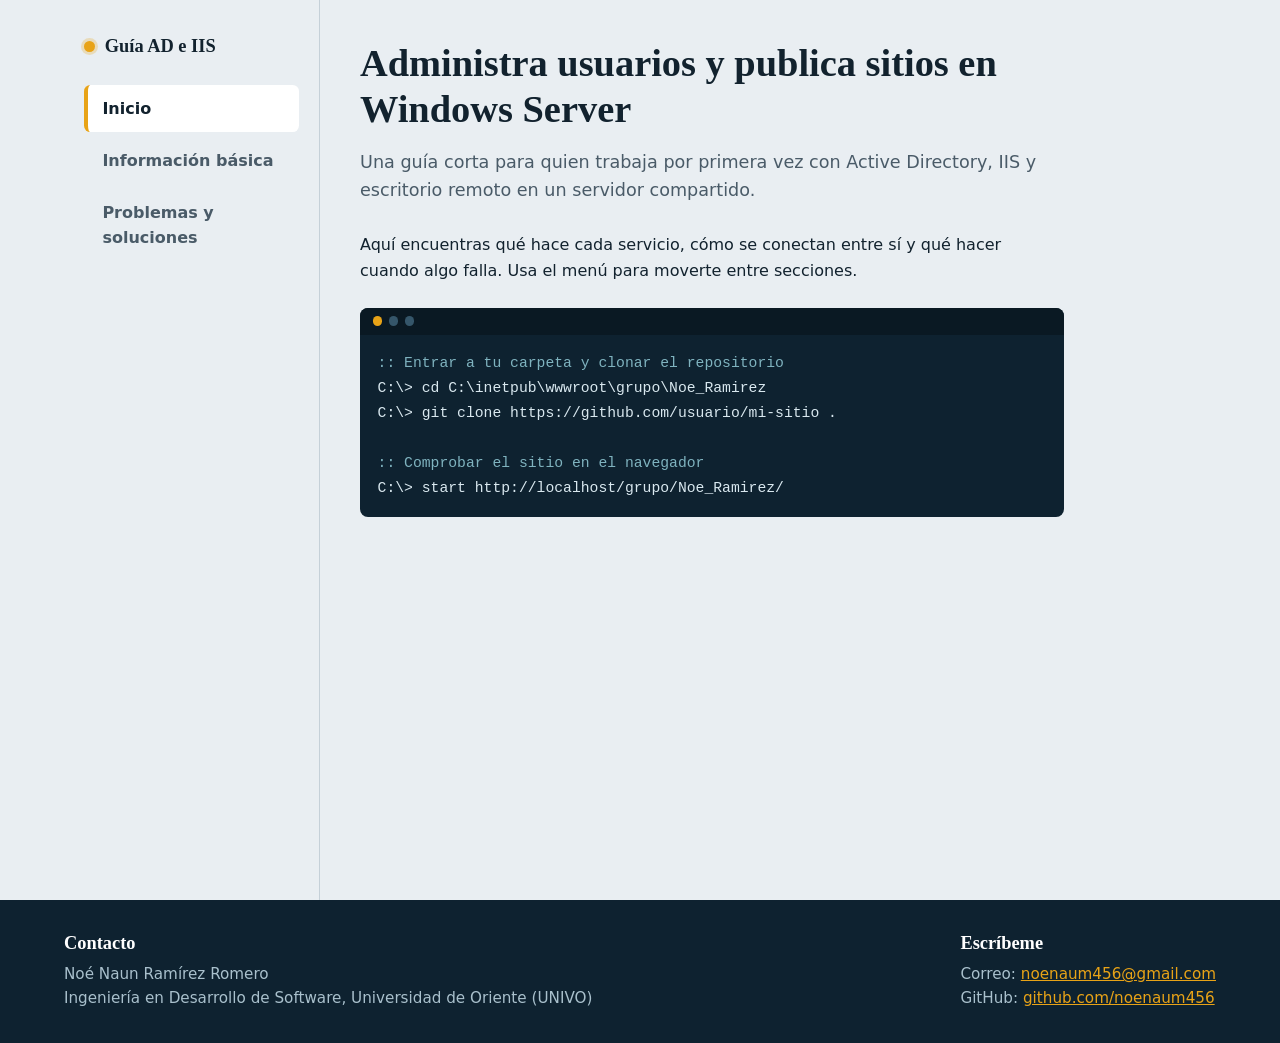
<file: Pagina ASO/index.html>
<!DOCTYPE html>
<html lang="es">
<head>
<meta charset="UTF-8">
<meta name="viewport" content="width=device-width, initial-scale=1">
<title>Active Directory e IIS: guía práctica</title>
<style>
:root{
  --paper:#e9eef2; --panel:#ffffff; --ink:#12222e; --muted:#4a5b68;
  --teal:#1c6b73; --led:#e8a317; --line:#c5d0d8; --term:#0e2230;
}
*{box-sizing:border-box;margin:0;padding:0}
html{scroll-behavior:smooth}
body{
  font-family:"Segoe UI",system-ui,-apple-system,Arial,sans-serif;
  background:var(--paper); color:var(--ink); line-height:1.6;
  min-height:100vh; display:flex; flex-direction:column;
}
h1,h2,h3{font-family:Georgia,"Times New Roman",serif; line-height:1.2}
code,pre{font-family:Consolas,"Cascadia Mono","Courier New",monospace}
a{color:var(--teal)}

/* Controles ocultos del menú (sin JavaScript) */
.ctl{position:absolute;opacity:0;pointer-events:none}

/* Estructura */
.shell{display:grid;grid-template-columns:16rem 1fr;flex:1;max-width:72rem;width:100%;margin:0 auto}
nav{
  padding:2rem 1.25rem; border-right:1px solid var(--line);
  position:sticky; top:0; align-self:start; height:100vh;
}
.brand{font-family:Georgia,serif;font-weight:700;font-size:1.15rem;margin-bottom:1.5rem;display:flex;align-items:center;gap:.6rem}
.brand i{width:.7rem;height:.7rem;border-radius:50%;background:var(--led);box-shadow:0 0 0 3px rgba(232,163,23,.25)}
.menu{display:flex;flex-direction:column;gap:.35rem}
.menu label{
  display:block;padding:.65rem .9rem;border-radius:.4rem;cursor:pointer;
  border-left:4px solid transparent;color:var(--muted);font-weight:600;
  transition:background .15s,color .15s,border-color .15s;
}
.menu label:hover{background:rgba(28,107,115,.08);color:var(--ink)}
.burger{display:none}

/* Selección de sección */
#t1:checked ~ .shell label[for=t1],
#t2:checked ~ .shell label[for=t2],
#t3:checked ~ .shell label[for=t3]{
  background:var(--panel);color:var(--ink);border-left-color:var(--led);
}
#t1:focus-visible ~ .shell label[for=t1],
#t2:focus-visible ~ .shell label[for=t2],
#t3:focus-visible ~ .shell label[for=t3],
#burger:focus-visible ~ .shell .burger{outline:3px solid var(--teal);outline-offset:2px}

main{padding:2.5rem 2.5rem 3rem}
.panel{display:none;max-width:44rem}
#t1:checked ~ .shell #p1,
#t2:checked ~ .shell #p2,
#t3:checked ~ .shell #p3{display:block}

/* Contenido */
h1{font-size:2.4rem;margin-bottom:1rem}
h2{font-size:1.7rem;margin-bottom:1rem}
h3{font-size:1.15rem;margin-bottom:.35rem}
.lead{font-size:1.1rem;color:var(--muted);margin-bottom:1.75rem}
p+p{margin-top:.8rem}

.term{background:var(--term);color:#d9e8ef;border-radius:.5rem;overflow:hidden;margin:1.5rem 0}
.term .bar{display:flex;gap:.4rem;padding:.55rem .8rem;background:#0a1923}
.term .bar span{width:.6rem;height:.6rem;border-radius:50%;background:#35566a}
.term .bar span:first-child{background:var(--led)}
.term pre{padding:1rem 1.1rem;overflow-x:auto;font-size:.92rem;line-height:1.7}
.term .c{color:#7fb3bf}

.facts{display:grid;gap:1rem}
.fact{background:var(--panel);border-left:4px solid var(--teal);padding:1rem 1.2rem;border-radius:0 .4rem .4rem 0}
.fact p{color:var(--muted)}
.fact code{background:var(--paper);padding:.05rem .35rem;border-radius:.25rem;font-size:.9em;color:var(--ink)}

details{background:var(--panel);border:1px solid var(--line);border-radius:.5rem;margin-bottom:.8rem}
summary{cursor:pointer;padding:.95rem 1.2rem;font-weight:600;list-style:none;display:flex;justify-content:space-between;gap:1rem}
summary::-webkit-details-marker{display:none}
summary::after{content:"+";color:var(--teal);font-size:1.3rem;line-height:1}
details[open] summary::after{content:"\2212"}
summary:focus-visible{outline:3px solid var(--teal);outline-offset:-3px;border-radius:.5rem}
details[open]{border-color:var(--teal)}
details .sol{padding:0 1.2rem 1.1rem;color:var(--muted)}
details .sol strong{color:var(--ink)}
details code{background:var(--paper);padding:.05rem .35rem;border-radius:.25rem;font-size:.9em;color:var(--ink)}

/* Pie de página */
footer{background:var(--term);color:#d9e8ef;padding:2rem 1.5rem}
.foot{max-width:72rem;margin:0 auto;display:flex;flex-wrap:wrap;justify-content:space-between;gap:1.5rem}
footer h3{color:#fff;margin-bottom:.5rem}
footer p{color:#a9c0cc;font-size:.95rem}
footer a{color:var(--led)}
footer a:focus-visible{outline:3px solid var(--led);outline-offset:2px}

/* Móvil */
@media (max-width:760px){
  .shell{grid-template-columns:1fr}
  nav{position:static;height:auto;border-right:0;border-bottom:1px solid var(--line);padding:1rem 1.25rem}
  .brand{margin-bottom:0;justify-content:space-between}
  .burger{display:inline-block;cursor:pointer;font-weight:600;color:var(--teal);padding:.3rem .6rem;border:1px solid var(--teal);border-radius:.4rem}
  .menu{display:none;margin-top:1rem}
  #burger:checked ~ .shell .menu{display:flex}
  main{padding:1.75rem 1.25rem 2.5rem}
  h1{font-size:1.9rem}
}
@media (prefers-reduced-motion:reduce){*{transition:none!important;scroll-behavior:auto!important}}
</style>
</head>
<body>

<input class="ctl" type="checkbox" id="burger" aria-label="Abrir menú">
<input class="ctl" type="radio" name="s" id="t1" checked>
<input class="ctl" type="radio" name="s" id="t2">
<input class="ctl" type="radio" name="s" id="t3">

<div class="shell">
  <nav aria-label="Menú principal">
    <div class="brand"><span style="display:flex;align-items:center;gap:.6rem"><i></i>Guía AD e IIS</span>
      <label class="burger" for="burger">Menú</label>
    </div>
    <div class="menu">
      <label for="t1">Inicio</label>
      <label for="t2">Información básica</label>
      <label for="t3">Problemas y soluciones</label>
    </div>
  </nav>

  <main>
    <!-- INICIO -->
    <section class="panel" id="p1">
      <h1>Administra usuarios y publica sitios en Windows Server</h1>
      <p class="lead">Una guía corta para quien trabaja por primera vez con Active Directory, IIS y escritorio remoto en un servidor compartido.</p>
      <p>Aquí encuentras qué hace cada servicio, cómo se conectan entre sí y qué hacer cuando algo falla. Usa el menú para moverte entre secciones.</p>
      <div class="term" role="img" aria-label="Ejemplo de comandos en consola">
        <div class="bar"><span></span><span></span><span></span></div>
<pre><span class="c">:: Entrar a tu carpeta y clonar el repositorio</span>
C:\&gt; cd C:\inetpub\wwwroot\grupo\Noe_Ramirez
C:\&gt; git clone https://github.com/usuario/mi-sitio .

<span class="c">:: Comprobar el sitio en el navegador</span>
C:\&gt; start http://localhost/grupo/Noe_Ramirez/</pre>
      </div>
    </section>

    <!-- INFORMACIÓN BÁSICA -->
    <section class="panel" id="p2">
      <h2>Información básica</h2>
      <p class="lead">Cuatro piezas que debes entender para trabajar en el servidor.</p>
      <div class="facts">
        <div class="fact">
          <h3>Active Directory (AD)</h3>
          <p>Es el directorio central donde viven los usuarios, grupos y equipos de una organización. Con él, una sola cuenta sirve para entrar a varios recursos y el administrador controla los permisos desde un solo lugar.</p>
        </div>
        <div class="fact">
          <h3>Unidades organizativas y grupos</h3>
          <p>Una unidad organizativa (UO) es un contenedor que ordena objetos, por ejemplo uno por cada grupo de trabajo. Dentro de ella, un grupo permite dar los mismos permisos a todos sus miembros a la vez.</p>
        </div>
        <div class="fact">
          <h3>IIS</h3>
          <p>Internet Information Services es el servidor web de Windows. Publica las carpetas del sitio, normalmente desde <code>C:\inetpub\wwwroot</code>, y las muestra en <code>http://localhost/</code>.</p>
        </div>
        <div class="fact">
          <h3>Escritorio remoto (RDP)</h3>
          <p>Protocolo que permite usar el servidor como si estuvieras frente a él. Escucha en el puerto <code>3389</code> y se abre con <code>mstsc</code>, usando tu usuario y contraseña de AD.</p>
        </div>
        <div class="fact">
          <h3>Git y GitHub</h3>
          <p>Git guarda el historial de tu sitio. Subes el proyecto a GitHub y, desde el servidor, lo descargas con <code>git clone</code> dentro de tu carpeta.</p>
        </div>
      </div>
    </section>

    <!-- PROBLEMAS Y SOLUCIONES -->
    <section class="panel" id="p3">
      <h2>Problemas y soluciones</h2>
      <p class="lead">Abre cada pregunta para ver cómo resolverla.</p>

      <details>
        <summary>No puedo conectarme por escritorio remoto</summary>
        <div class="sol">
          <p><strong>Solución:</strong> verifica que la IP y el puerto 3389 sean correctos y que escribas el usuario completo, con el formato <code>DOMINIO\usuario</code>. Confirma que tu cuenta existe y que pertenece al grupo de tu unidad organizativa. Si el error persiste, pide a tu líder que pruebe la cuenta de nuevo.</p>
        </div>
      </details>

      <details>
        <summary>La contraseña de mi cuenta nueva es rechazada</summary>
        <div class="sol">
          <p><strong>Solución:</strong> AD exige una contraseña compleja: mínimo 8 caracteres con mayúsculas, minúsculas, números y símbolos. Si la cuenta se creó con la opción "El usuario debe cambiar la contraseña al iniciar sesión", define una nueva cuando el sistema la pida.</p>
        </div>
      </details>

      <details>
        <summary>El navegador muestra error 404 o una lista de archivos</summary>
        <div class="sol">
          <p><strong>Solución:</strong> el archivo <code>index.html</code> debe estar directamente en tu carpeta. Si <code>git clone</code> creó una subcarpeta con el nombre del repositorio, mueve el contenido a tu carpeta o agrega esa subcarpeta a la dirección.</p>
        </div>
      </details>

      <details>
        <summary>git clone falla</summary>
        <div class="sol">
          <p><strong>Solución:</strong> revisa que la URL esté completa y que el repositorio sea público. Si es privado, el servidor pedirá tus credenciales de GitHub. Asegúrate también de ejecutar el comando dentro de tu carpeta y no en la de otro grupo.</p>
        </div>
      </details>

      <details>
        <summary>Cambié el sitio y no veo los cambios</summary>
        <div class="sol">
          <p><strong>Solución:</strong> el navegador guarda una copia en caché. Recarga con <code>Ctrl + F5</code>. Si editaste el archivo en GitHub, ejecuta <code>git pull</code> en la carpeta del servidor.</p>
        </div>
      </details>
    </section>
  </main>
</div>

<footer>
  <div class="foot">
    <div>
      <h3>Contacto</h3>
      <p>Noé Naun Ramírez Romero<br>Ingeniería en Desarrollo de Software, Universidad de Oriente (UNIVO)</p>
    </div>
    <div>
      <h3>Escríbeme</h3>
      <p>Correo: <a href="mailto:noenaum456@gmail.com">noenaum456@gmail.com</a><br>
      GitHub: <a href="https://github.com/noenaum456-lgtm/Ejercicios.git">github.com/noenaum456</a></p>
    </div>
  </div>
</footer>

</body>
</html>
</file>
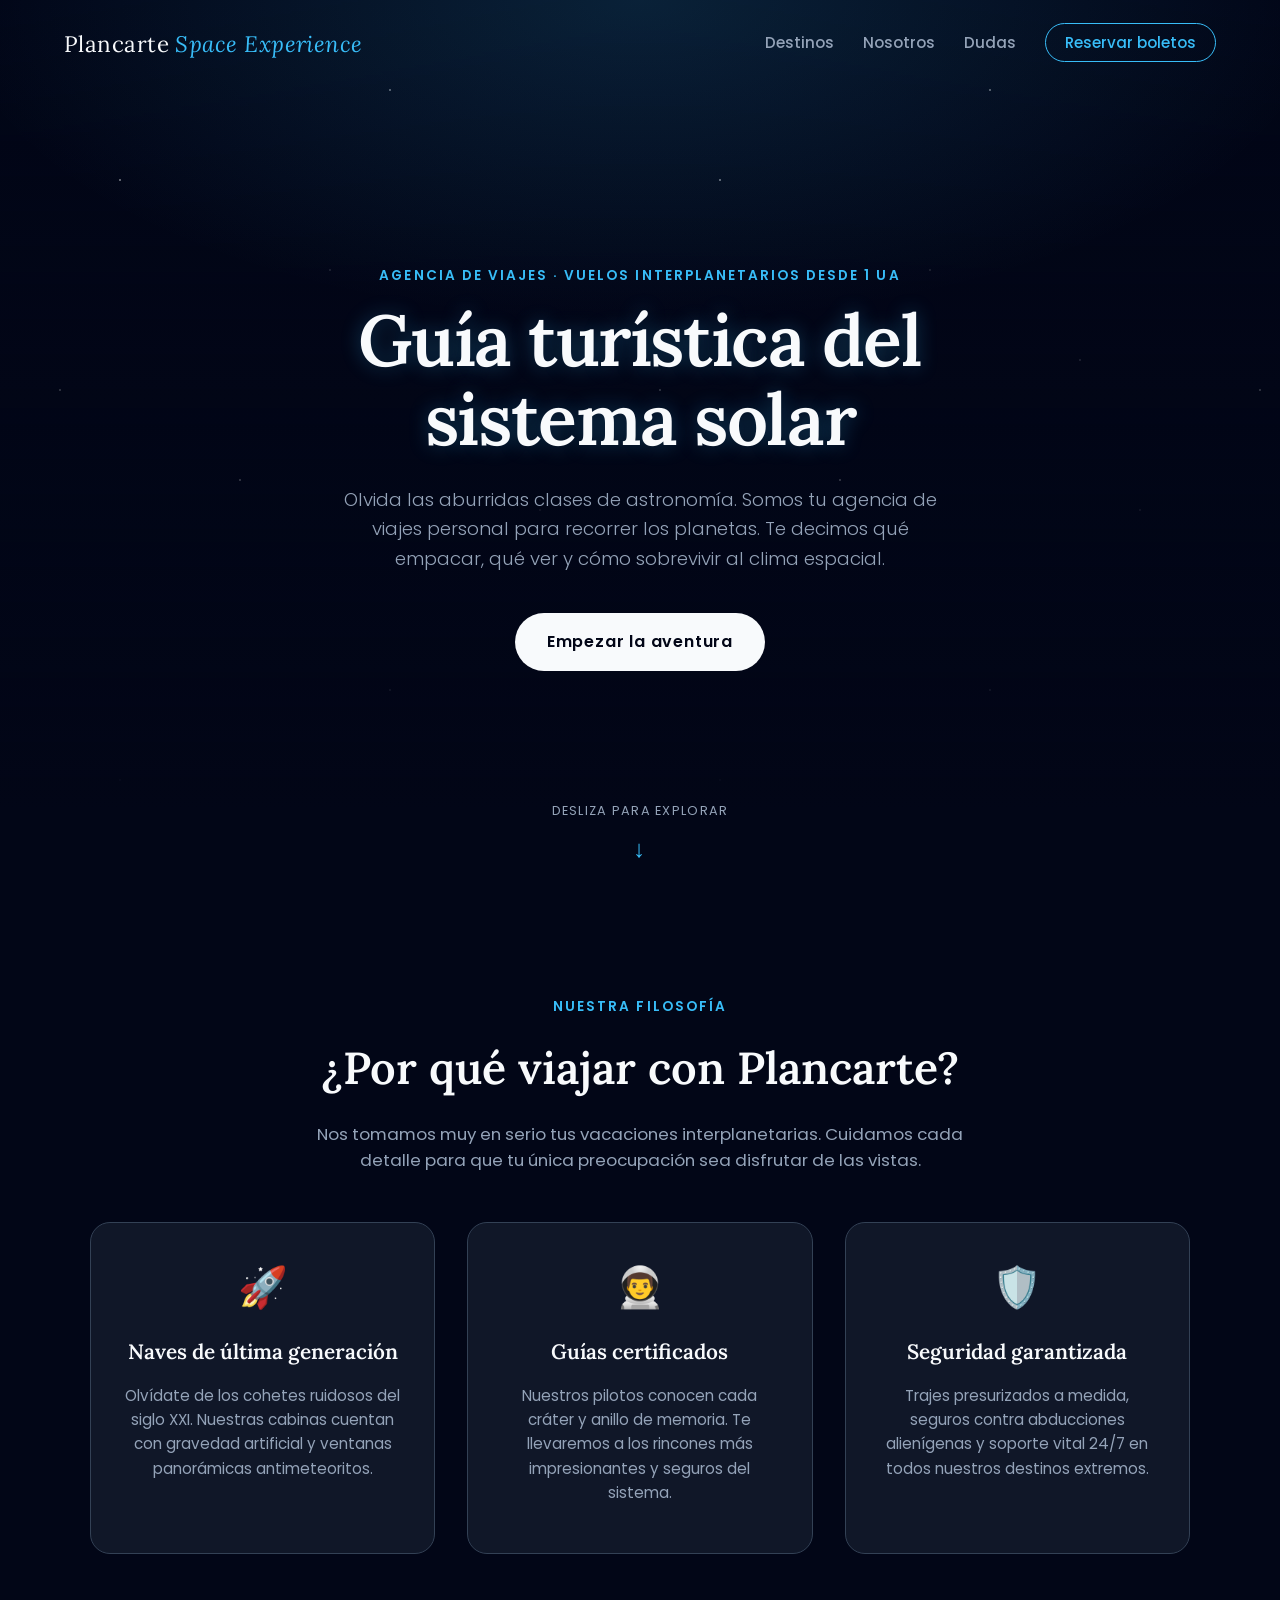
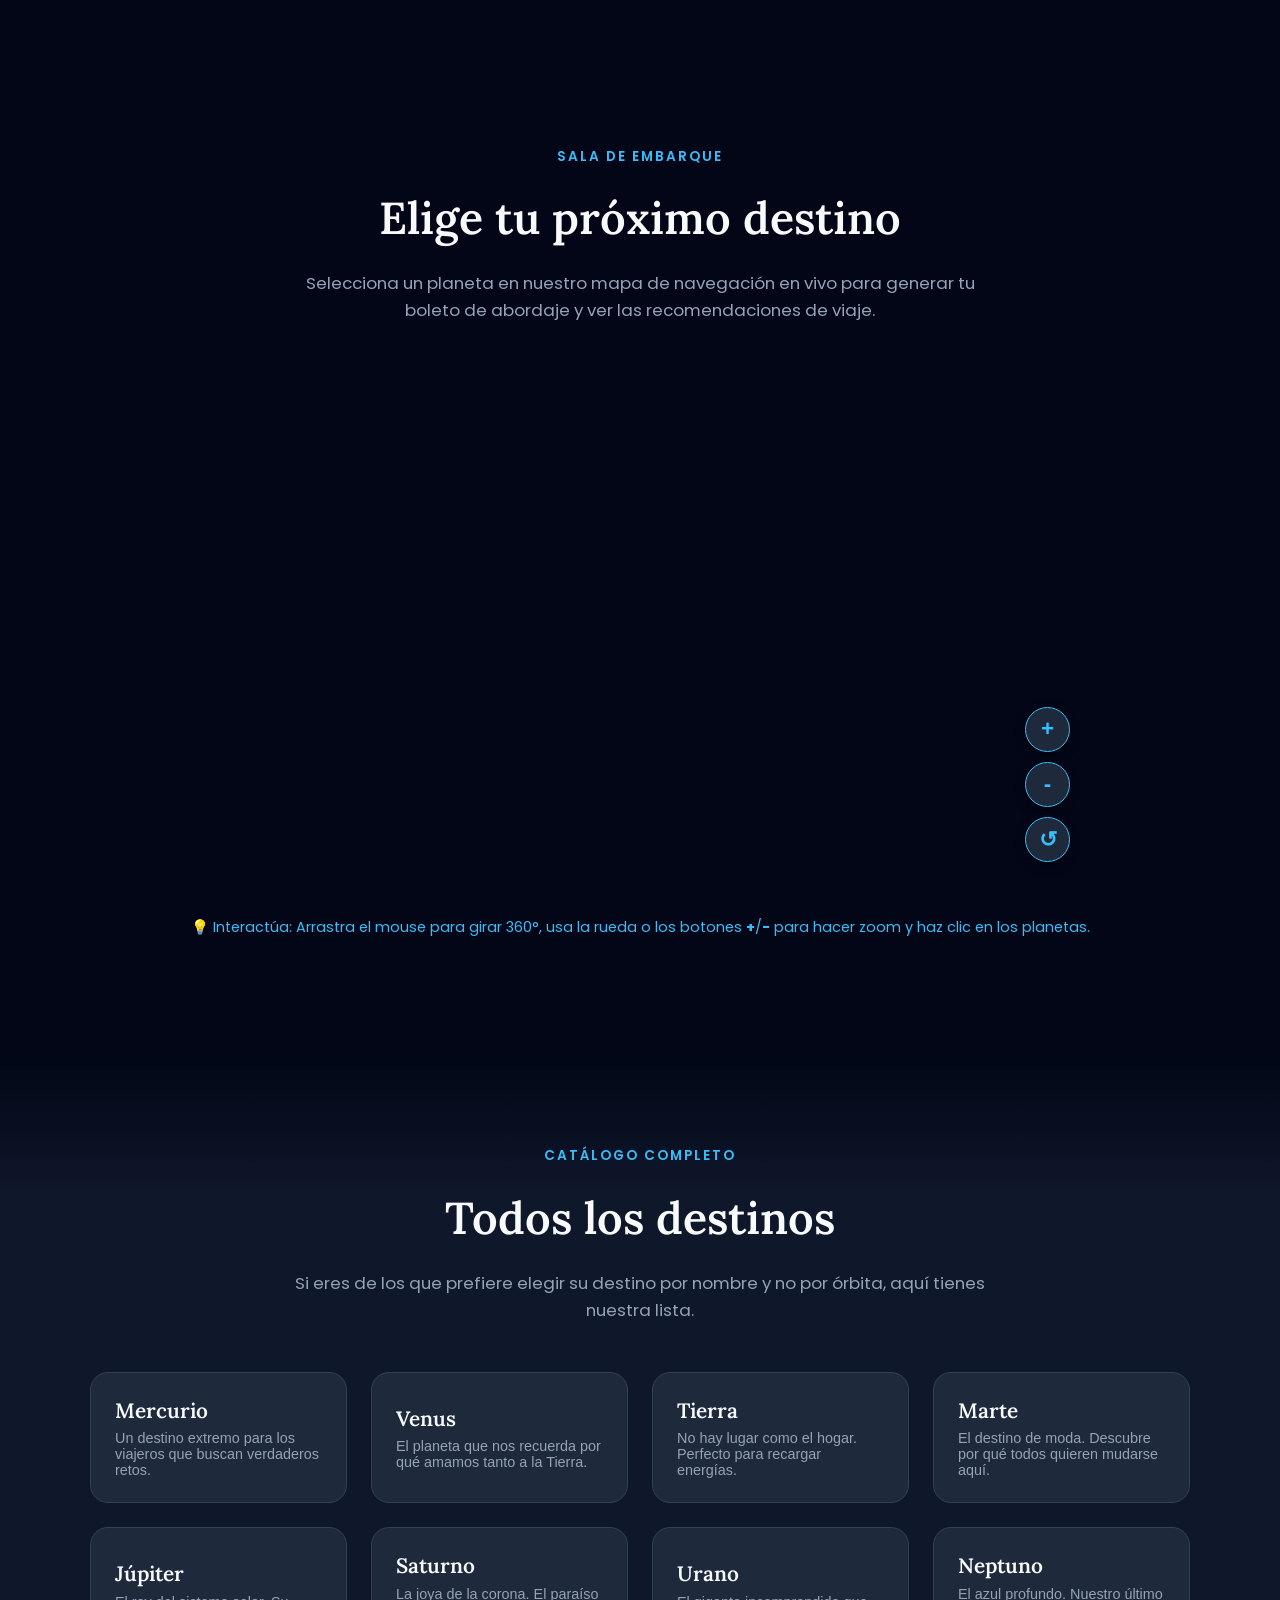
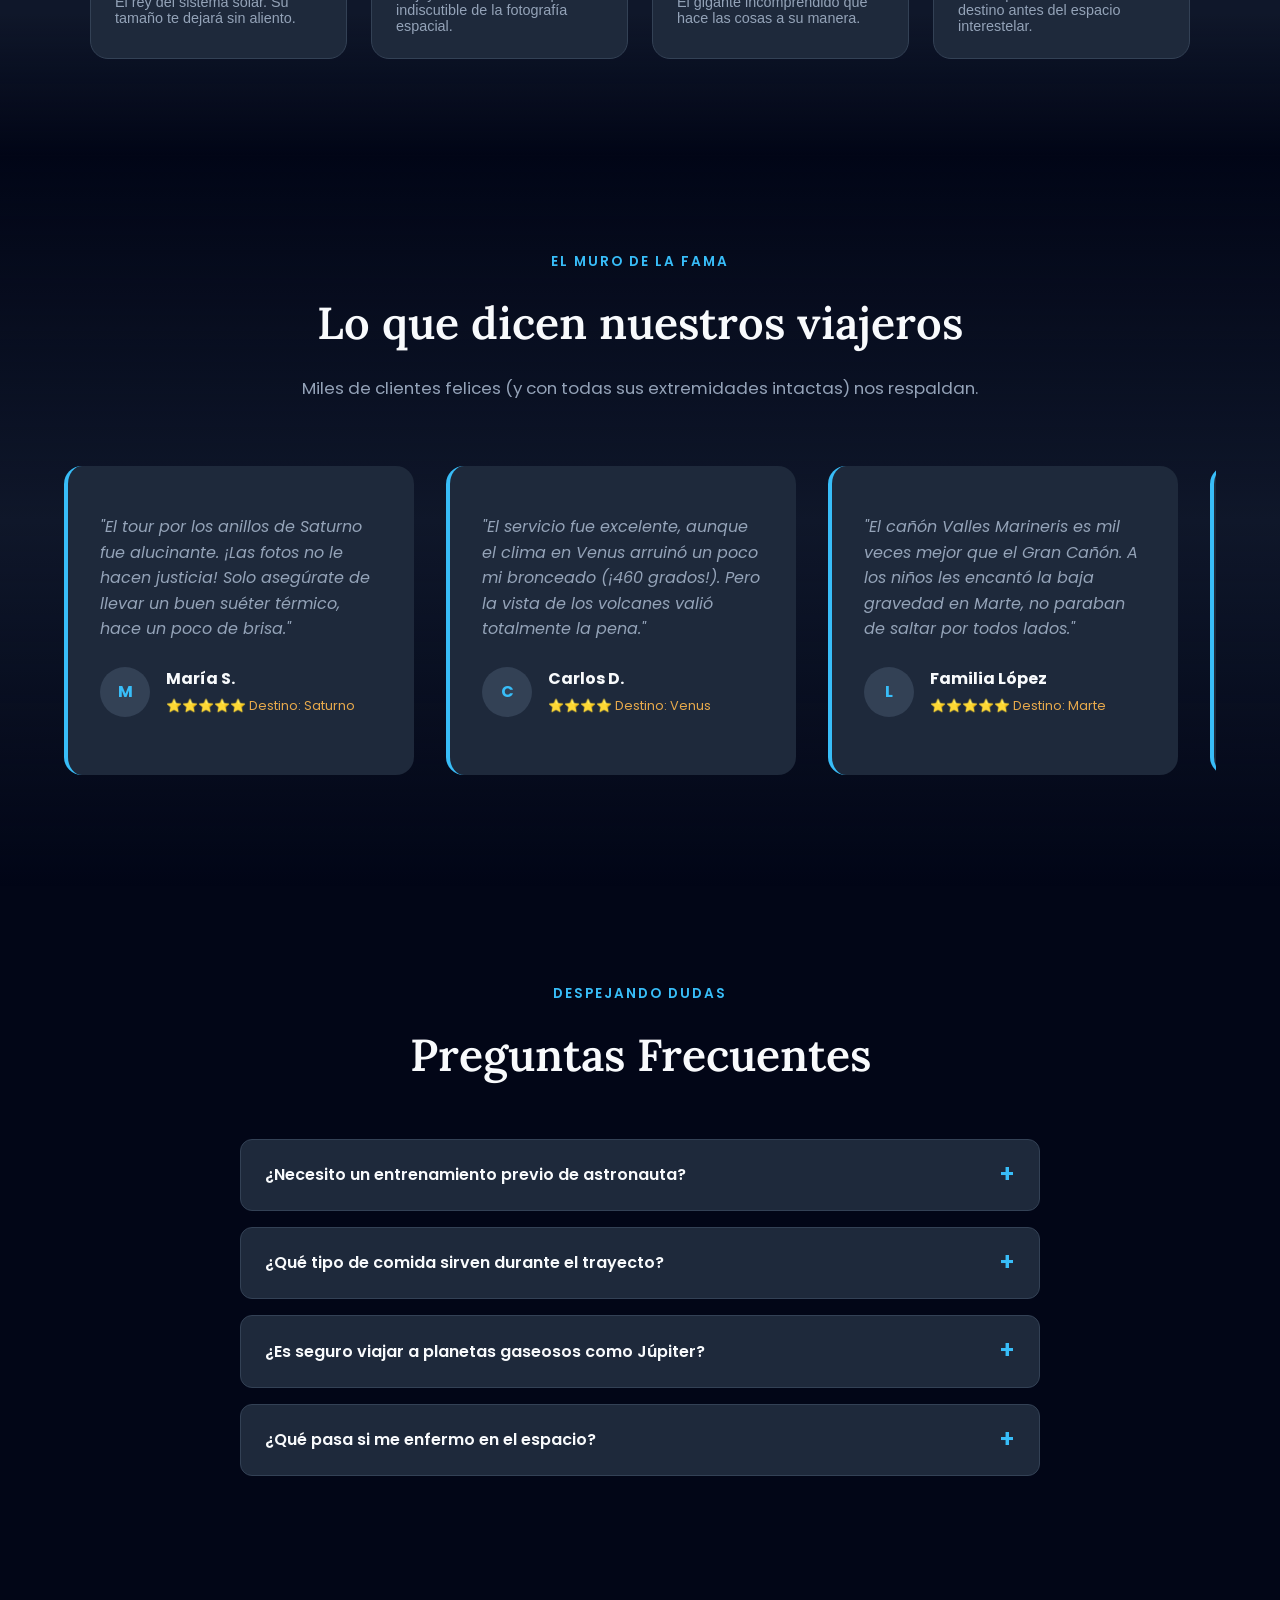
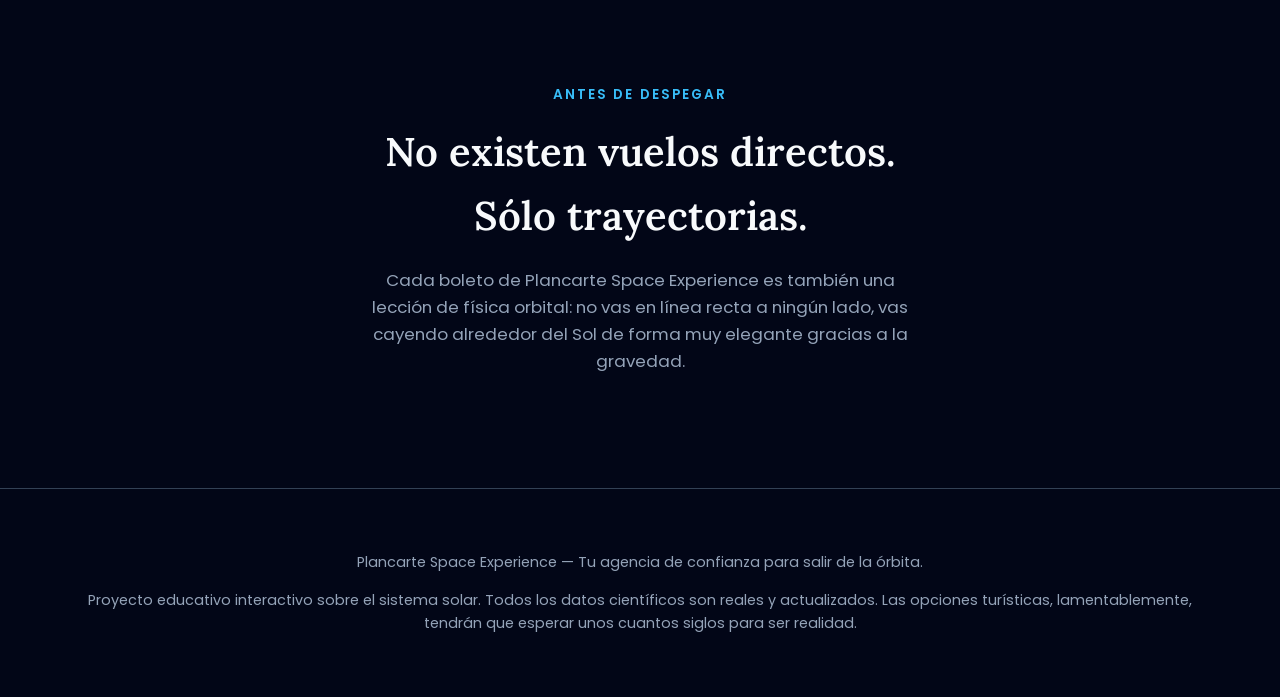
<file: Plancarte Space/index.html>
<!DOCTYPE html>
<html lang="es">
<head>
<!-- La etiqueta meta charset define la codificación de caracteres a UTF-8 para soportar tildes y caracteres especiales del español -->
<meta charset="UTF-8">
<!-- La etiqueta meta viewport es fundamental para el diseño responsivo; asegura que la página se escale correctamente en dispositivos móviles -->
<meta name="viewport" content="width=device-width, initial-scale=1.0">
<!-- El título es lo que aparece en la pestaña del navegador y es importante para el SEO y la accesibilidad -->
<title>Plancarte Space Experience — Agencia de viajes interplanetaria</title>
<!-- Preconectamos con Google Fonts para acelerar la carga y aplicamos fuentes seleccionadas para mejorar la legibilidad y la estética editorial -->
<link rel="preconnect" href="https://fonts.googleapis.com">
<link href="https://fonts.googleapis.com/css2?family=Lora:ital,wght@0,400;0,600;1,400&family=Poppins:wght@300;400;500;600;700&display=swap" rel="stylesheet">
<!-- Importamos A-Frame para poder renderizar gráficos 3D (el sistema solar y el visor 360) directamente en el navegador de forma sencilla -->
<script src="https://aframe.io/releases/1.4.0/aframe.min.js"></script>
<style>
/* Se utiliza el selector :root para definir variables CSS (Custom Properties). 
   Esto permite centralizar la paleta de colores y las tipografías, facilitando cambios globales sin tener que buscar y reemplazar valores uno por uno. */
:root{
  --void: #020617;      
  --void-soft: #0f172a; 
  --panel: #1e293b;     
  --panel-edge: #334155;
  --gold: #E7A94C;      
  --coral: #E1573B;     
  --cyan: #38bdf8;      
  --paper: #f8fafc;     
  --muted: #94a3b8;     

  --display: 'Lora', serif;
  --body: 'Poppins', sans-serif;
  --mono: 'Poppins', sans-serif;
}

/* El selector universal (*) aplica box-sizing: border-box a todos los elementos. 
   Esto asegura que el padding y los bordes se incluyan en el ancho y alto total del elemento, evitando desbordamientos. */
*{ box-sizing: border-box; }

/* scroll-behavior: smooth permite un desplazamiento suave al hacer clic en enlaces internos. 
   overflow-x: hidden previene el scroll horizontal no deseado. */
html{ scroll-behavior: smooth; overflow-x: hidden; }

/* Se establecen los estilos base del documento: fondo oscuro, texto claro y tipografía principal.
   -webkit-font-smoothing mejora la legibilidad en pantallas de Apple. */
body{
  margin:0;
  background: var(--void);
  color: var(--paper);
  font-family: var(--body);
  line-height: 1.6;
  -webkit-font-smoothing: antialiased;
  overflow-x: hidden;
}

/* Heredamos el color de los enlaces para que no aparezcan con el azul por defecto del navegador */
a{ color: inherit; }

/* Estilo para la navegación por teclado, mejorando la accesibilidad visualizando claramente qué elemento está enfocado */
:focus-visible{ outline: 2px solid var(--cyan); outline-offset: 3px; }

/* Clases de utilidad tipográfica para pequeños títulos o etiquetas supra-titulares */
.eyebrow{
  display:block;
  font-family: var(--body);
  font-size: 0.85rem;
  letter-spacing: 0.15em;
  text-transform: uppercase;
  color: var(--cyan);
  margin-bottom: 0.9rem;
  font-weight: 600;
}

/* Reiniciamos el margen de los encabezados para tener un control más preciso del espaciado mediante CSS */
h1,h2,h3{ font-family: var(--display); font-weight: 600; margin: 0; }

/* Capa de fondo fijo que genera un patrón de puntos simulando estrellas usando múltiples radial-gradients.
   z-index negativo asegura que se quede detrás de todo el contenido. */
.stars {
  position: fixed; inset: 0; z-index: -2;
  background-image:
    radial-gradient(1.5px 1.5px at 20% 30%, rgba(255,255,255,0.9), transparent),
    radial-gradient(1.5px 1.5px at 65% 15%, rgba(255,255,255,0.7), transparent),
    radial-gradient(1px 1px at 80% 60%, rgba(255,255,255,0.6), transparent),
    radial-gradient(1.5px 1.5px at 40% 80%, rgba(255,255,255,0.8), transparent),
    radial-gradient(1px 1px at 90% 85%, rgba(255,255,255,0.5), transparent),
    radial-gradient(1.5px 1.5px at 10% 65%, rgba(255,255,255,0.6), transparent),
    radial-gradient(1px 1px at 55% 45%, rgba(255,255,255,0.5), transparent);
  background-repeat: repeat;
  background-size: 600px 600px;
  animation: twinkle 5s infinite alternate ease-in-out;
}

/* Animación de opacidad para que las estrellas parezcan parpadear lentamente */
@keyframes twinkle { 0% { opacity: 0.6; } 100% { opacity: 1; } }

/* Elementos visuales que simulan estrellas fugaces, posicionados absolutamente y animados linealmente */
.shooting-star {
  position: fixed; width: 120px; height: 2px;
  background: linear-gradient(90deg, rgba(255,255,255,1), transparent);
  border-radius: 50%; z-index: -1; opacity: 0;
  animation: shooting 6s infinite linear;
}

/* Retardos individuales para que las estrellas fugaces no aparezcan al mismo tiempo */
.ss1 { top: 10%; left: 80%; animation-delay: 0s; }
.ss2 { top: 30%; left: 95%; animation-delay: 3s; }
.ss3 { top: -10%; left: 50%; animation-delay: 7s; }

/* Animación clave que mueve la estrella fugaz en diagonal y la desvanece simultáneamente */
@keyframes shooting {
  0% { transform: translateX(0) translateY(0) rotate(-45deg); opacity: 1; }
  15% { transform: translateX(-30vw) translateY(30vw) rotate(-45deg); opacity: 0; }
  100% { opacity: 0; }
}

/* El contenedor hero ocupa al menos toda la altura de la pantalla (100vh) y usa Flexbox
   para organizar la navegación superior y el contenido centrado. */
.hero{
  min-height: 100vh; display:flex; flex-direction: column;
  padding: 1.6rem clamp(1.2rem, 5vw, 4rem);
  background: radial-gradient(ellipse 90% 60% at 50% 0%, rgba(56, 189, 248, 0.15), transparent 60%), linear-gradient(180deg, transparent, var(--void) 90%);
  position: relative;
}

/* Flexbox para alinear el logo a la izquierda y el menú a la derecha de forma fluida */
.topnav{ display:flex; align-items:center; justify-content: space-between; flex-wrap: wrap; gap: 1rem; }
.brand{ font-family: var(--display); font-size: 1.4rem; letter-spacing: 0.02em; color: var(--paper); text-align: center; }
.brand em{ font-style: italic; color: var(--cyan); }

/* Se quita el estilo de lista (viñetas) para crear un menú de navegación horizontal */
.topnav ul{ list-style:none; display:flex; gap: 1.8rem; margin:0; padding:0; font-size: 0.95rem; font-weight: 500; align-items: center; }
.topnav a{ text-decoration:none; color: var(--muted); transition: color .2s; }
.topnav a:hover{ color: var(--cyan); }

/* Estilo destacado para el botón principal de la navegación usando bordes redondeados */
.nav-cta{
  border: 1px solid var(--cyan); border-radius: 999px; padding: 0.5rem 1.2rem;
  color: var(--cyan) !important; transition: all 0.2s ease;
}
.nav-cta:hover{ background: var(--cyan); color: var(--void) !important; font-weight: 600;}

/* Media query para adaptar la barra de navegación en pantallas más pequeñas (tabletas y móviles), apilando los elementos */
@media (max-width: 800px) {
  .topnav { flex-direction: column; align-items: center; justify-content: center; gap: 1.5rem; }
  .topnav ul { flex-wrap: wrap; justify-content: center; gap: 1rem; }
}

/* Contenido central del hero. flex: 1 permite que ocupe el espacio sobrante empujando otros elementos si es necesario */
.hero-content{ flex: 1; display:flex; flex-direction: column; justify-content: center; max-width: 850px; margin: 0 auto; text-align:center; padding: 3rem 0; }
.hero-content h1{ font-size: clamp(2.8rem, 8vw, 4.5rem); line-height: 1.1; letter-spacing: -0.02em; text-shadow: 0 0 20px rgba(56, 189, 248, 0.3); }
.hero-sub{ color: var(--muted); font-size: 1.15rem; max-width: 55ch; margin: 1.6rem auto 2.5rem; font-weight: 300; }

/* Estilo del botón principal de llamada a la acción (Call to Action), con efecto de elevación al hacer hover */
.cta{
  display:inline-block; align-self:center; text-decoration:none; font-family: var(--body); font-size: 1rem;
  letter-spacing: 0.05em; color: var(--void); background: var(--paper); padding: 1rem 2rem;
  border-radius: 999px; font-weight: 600; transition: all .3s ease;
}
.cta:hover{ transform: translateY(-3px); box-shadow: 0 10px 25px rgba(248, 250, 252, 0.3); background: var(--cyan); }

/* Indicador visual para que el usuario entienda que hay más contenido abajo, animado de forma cíclica */
.scroll-indicator {
  position: absolute; bottom: 2rem; left: 50%; transform: translateX(-50%); text-align: center; color: var(--muted);
  font-size: 0.8rem; text-transform: uppercase; letter-spacing: 0.1em; animation: bounce 2s infinite;
}
.scroll-indicator .arrow { font-size: 1.5rem; color: var(--cyan); margin-top: 0.5rem; }

/* Animación de rebote (bounce) manipulando transformaciones Y */
@keyframes bounce { 0%, 20%, 50%, 80%, 100% { transform: translateY(0) translateX(-50%); } 40% { transform: translateY(-10px) translateX(-50%); } 60% { transform: translateY(-5px) translateX(-50%); } }

/* Clases comunes para el encabezado de cada sección, asegurando consistencia de espaciado y alineación */
.section-head{ max-width: 700px; margin: 0 auto 3rem; text-align:center; }
.section-head h2{ font-size: clamp(1.8rem, 4vw, 2.8rem); margin-bottom: 1rem; }
.section-head p{ color: var(--muted); font-size: 1.05rem; }

/* Aseguramos que el main esté por encima de las estrellas de fondo gracias a z-index */
main{ position: relative; z-index: 1; }
/* Padding fluido en los laterales con clamp() para mantener buenos márgenes en todas las resoluciones */
section{ padding: 6rem clamp(1.2rem, 5vw, 4rem); }

/* Grid responsivo para la sección 'Nosotros', adaptándose automáticamente sin media queries explícitas usando auto-fit y minmax */
.about-grid { display: grid; grid-template-columns: repeat(auto-fit, minmax(250px, 1fr)); gap: 2rem; max-width: 1100px; margin: 0 auto; }
.about-card { background: rgba(30, 41, 59, 0.5); border: 1px solid var(--panel-edge); padding: 2rem; border-radius: 20px; text-align: center; transition: transform 0.3s; }
.about-card:hover { transform: translateY(-5px); border-color: var(--cyan); }
.about-card .icon { font-size: 2.5rem; margin-bottom: 1rem; }
.about-card h3 { color: var(--paper); font-size: 1.3rem; margin-bottom: 0.5rem; }
.about-card p { color: var(--muted); font-size: 0.95rem; }

/* Contenedores para aislar la escena 3D y mantener proporciones correctas en pantalla */
.orbit-section{ text-align:center; }
.orbit-wrap{ width: 100%; max-width: 900px; margin: 0 auto; position: relative; }
.orbit-hint{ color: var(--cyan); font-size: 0.9rem; margin-top: 1.5rem; }
/* Indicador visual para elementos clickeables dentro del canvas 3D */
.planet-3d { cursor: pointer; }

/* Controles de cámara fijos sobre el modelo 3D para facilitar la interacción táctil en dispositivos móviles */
.zoom-controls {
  position: absolute; right: 20px; bottom: 30px; z-index: 10;
  display: flex; flex-direction: column; gap: 10px;
}
.zoom-btn {
  width: 45px; height: 45px; border-radius: 50%; background: var(--panel);
  border: 1px solid var(--cyan); color: var(--cyan); font-size: 1.4rem; font-weight: bold;
  display: flex; align-items: center; justify-content: center; cursor: pointer;
  box-shadow: 0 4px 10px rgba(0,0,0,0.5); transition: all 0.2s;
}
.zoom-btn:hover { background: var(--cyan); color: var(--void); transform: scale(1.05); }

/* Diseño del boleto utilizando CSS Grid para dividirlo entre el talón y la información principal */
.boarding-section{ padding-top: 1rem; }
.boarding-pass{
  max-width: 950px; margin: 0 auto; display:grid; grid-template-columns: 140px 1fr; background: var(--panel);
  border: 1px solid var(--panel-edge); border-radius: 24px; overflow: hidden; box-shadow: 0 40px 80px rgba(0,0,0,0.5);
}
/* Talón del boleto, usa texto rotado para imitar la estética de tickets reales */
.pass-stub{ position: relative; display:flex; align-items:center; justify-content:center; background: var(--planet-color, var(--cyan)); color: var(--void); }
.pass-stub span{ writing-mode: vertical-rl; transform: rotate(180deg); letter-spacing: 0.2em; font-size: 0.85rem; text-transform: uppercase; font-weight: 700; }
/* Truco CSS con fondos radiales para dibujar las perforaciones clásicas de un boleto arrancado */
.pass-perforation{ position:absolute; right: -14px; top:0; bottom:0; width: 28px; background-image: radial-gradient(circle, var(--void) 7px, transparent 8px); background-size: 28px 28px; background-position: center; }
.pass-perforation::before, .pass-perforation::after{ content:""; position:absolute; left: 7px; width: 28px; height: 28px; border-radius: 50%; background: var(--void); }
.pass-perforation::before{ top: -14px; }
.pass-perforation::after{ bottom: -14px; }
.pass-main{ padding: 2.8rem clamp(1.6rem, 4vw, 3.2rem); }
.pass-top{ display:flex; align-items: baseline; justify-content: space-between; flex-wrap: wrap; gap: 0.6rem; border-bottom: 2px dashed var(--panel-edge); padding-bottom: 1.4rem; margin-bottom: 1.8rem; }
.pass-top h3{ font-size: 2.2rem; color: var(--planet-color, var(--cyan)); text-shadow: 0 0 10px rgba(255,255,255,0.2); }
.pass-tagline{ color: var(--muted); font-size: 1rem; max-width: 40ch; }
.pass-ref{ font-size: 0.8rem; color: var(--cyan); text-align:right; font-weight: 600;}

/* Sub-grilla dentro del boleto para alinear las estadísticas (gravedad, temperatura, etc.) ordenadamente */
.pass-stats{ display:grid; grid-template-columns: repeat(4, 1fr); gap: 1rem; margin-bottom: 2.5rem; }
.stat{ background: var(--void-soft); border: 1px solid var(--panel-edge); border-radius: 14px; padding: 1rem 1.2rem; transition: transform 0.2s; }
.stat:hover { transform: translateY(-3px); border-color: var(--cyan); }
.stat-label{ display:block; font-size: 0.75rem; letter-spacing: 0.05em; text-transform: uppercase; color: var(--muted); margin-bottom: 0.4rem; font-weight: 600;}
.stat-value{ font-size: 1.05rem; color: var(--paper); font-weight: bold; }

.pass-lists{ display:grid; grid-template-columns: repeat(2, 1fr); gap: 2rem; margin-bottom: 2.5rem; }
.pass-lists h4{ font-size: 0.95rem; letter-spacing: 0.05em; text-transform: uppercase; color: var(--planet-color); margin: 0 0 0.6rem; font-weight: 700;}
.pass-lists p{ margin:0; color: var(--paper); font-size: 0.95rem; opacity: 0.9; }
.pass-lists .alert p{ color: var(--coral); }
.pass-lists .curiosity p { color: var(--gold); font-style: italic; }

.btn-360{
  width: 100%; background: rgba(56, 189, 248, 0.1); color: var(--cyan); border: 2px solid var(--cyan);
  padding: 1.2rem; border-radius: 14px; font-size: 1rem; text-transform: uppercase; letter-spacing: 0.1em;
  font-weight: 700; cursor: pointer; transition: all 0.3s ease; font-family: var(--body);
}
.btn-360:hover{ background: var(--cyan); color: var(--void); box-shadow: 0 0 25px rgba(56, 189, 248, 0.5); transform: scale(1.02); }

/* Estilos para el visor de imágenes panorámicas 360, manteniéndolo por encima de todo el contenido (z-index alto) y oculto por defecto */
.modal-360 { position: fixed; inset: 0; z-index: 9999; background: #000; display: none; }
.modal-360.is-open { display: block; }
.close-360 {
  position: absolute; top: 30px; right: 30px; z-index: 10000; background: var(--coral); color: var(--paper);
  border: none; padding: 1rem 2rem; font-weight: bold; border-radius: 999px; cursor: pointer;
  box-shadow: 0 4px 20px rgba(225, 87, 59, 0.5); transition: transform 0.2s; font-family: var(--body);
}
.close-360:hover { transform: scale(1.05); }

/* Grid responsivo para mostrar las tarjetas que sirven como catálogo de destinos alternativos */
.catalog{ background: linear-gradient(180deg, transparent, var(--void-soft) 20%, var(--void-soft) 80%, transparent); }
.postcards{ display:grid; grid-template-columns: repeat(auto-fit, minmax(220px, 1fr)); gap: 1.5rem; max-width: 1100px; margin: 0 auto; }
.postcard{ text-align:left; cursor:pointer; background: var(--panel); border: 1px solid var(--panel-edge); border-radius: 18px; padding: 1.5rem; transition: transform .3s ease, border-color .3s ease, box-shadow .3s ease; }
.postcard:hover{ transform: translateY(-6px); border-color: var(--planet-color); box-shadow: 0 10px 25px rgba(0,0,0,0.4); }
/* Círculo indicador decorativo con el color específico asignado a cada planeta en la tarjeta */
.postcard-dot{ width: 35px; height: 35px; border-radius: 50%; background: var(--planet-color); margin-bottom: 1.2rem; box-shadow: 0 0 10px var(--planet-color); }
.postcard h3{ font-size: 1.3rem; margin-bottom: 0.4rem; color: var(--paper); }
.postcard p{ margin:0; font-size: 0.9rem; color: var(--muted); }

/* Sistema de marquesina (carrusel infinito) para testimonios. 
   Se utiliza overflow: hidden en el contenedor padre y transformaciones X continuas para simular un desplazamiento que nunca termina. */
.testimonials { 
  background: linear-gradient(180deg, transparent, var(--void-soft) 50%, transparent); 
  overflow: hidden; 
}
.testimonials-wrapper {
  display: flex;
  width: 100%;
  overflow: hidden;
  padding: 1rem 0;
}
.test-marquee {
  display: flex;
  gap: 2rem;
  width: max-content;
  animation: scroll-marquee 40s linear infinite;
}
/* Pausa interactiva para permitir al usuario leer los testimonios más fácilmente al pasar el cursor */
.test-marquee:hover {
  animation-play-state: paused;
}
.marquee-group {
  display: flex;
  gap: 2rem;
}
.test-card { 
  background: var(--panel); padding: 2rem; border-radius: 18px; border-left: 4px solid var(--cyan); 
  width: 350px;
  flex-shrink: 0;
  transition: transform 0.3s;
}
.test-card:hover { transform: translateY(-5px); box-shadow: 0 10px 20px rgba(0,0,0,0.5); }
.test-card p { font-style: italic; color: var(--muted); margin-bottom: 1.5rem; }
.test-author { display: flex; align-items: center; gap: 1rem; }
.test-avatar { width: 50px; height: 50px; border-radius: 50%; background: var(--panel-edge); display: flex; align-items: center; justify-content: center; font-weight: bold; color: var(--cyan); }
.test-author h4 { margin: 0; color: var(--paper); font-size: 1rem; }
.test-author span { color: var(--gold); font-size: 0.8rem; }

/* Define la transición clave para desplazar la marquesina horizontalmente el 50% de su ancho total */
@keyframes scroll-marquee {
  0% { transform: translateX(0); }
  100% { transform: translateX(calc(-50% - 1rem)); } 
}

/* Estilización nativa de los elementos <details> y <summary> para un acordeón de Preguntas Frecuentes (FAQ) sin requerir JavaScript extra */
.faq-section { max-width: 800px; margin: 0 auto; }
details { background: var(--panel); border: 1px solid var(--panel-edge); border-radius: 12px; margin-bottom: 1rem; padding: 1rem 1.5rem; transition: background 0.2s; cursor: pointer; }
details:hover { background: rgba(30, 41, 59, 0.8); }
summary { font-weight: 600; color: var(--paper); list-style: none; display: flex; justify-content: space-between; align-items: center; outline: none; }
/* Oculta la flecha por defecto en WebKit para insertar iconos personalizados mediante ::after */
summary::-webkit-details-marker { display: none; }
summary::after { content: '+'; color: var(--cyan); font-size: 1.5rem; }
/* Cambia el ícono a un menos cuando el panel de detalles está abierto */
details[open] summary::after { content: '-'; }
details p { margin-top: 1rem; color: var(--muted); font-size: 0.95rem; line-height: 1.6; }

/* Reglas finales para alinear el bloque de cierre y el pie de página */
.closing{ text-align:center; max-width: 700px; margin: 0 auto; }
.closing h2{ font-size: clamp(1.8rem, 4vw, 2.5rem); margin-bottom: 1.2rem; }
.closing p{ color: var(--muted); font-size: 1.05rem;}

.site-footer{ padding: 3rem clamp(1.2rem, 5vw, 4rem); border-top: 1px solid var(--panel-edge); text-align:center; color: var(--muted); font-size: 0.9rem; }

/* Media query que apila el contenido del boleto interplanetario en pantallas estrechas para que el texto siga siendo legible */
@media (max-width: 800px){
  .boarding-pass{ grid-template-columns: 1fr; }
  .pass-stub{ padding: 1rem 0; }
  .pass-stub span{ writing-mode: horizontal-tb; transform:none; }
  .pass-perforation{ display:none; }
  .pass-stats { grid-template-columns: repeat(2, 1fr); }
  .pass-lists{ grid-template-columns: 1fr; gap: 1.5rem; }
}
</style>
</head>
<body>

<!-- Modal contenedor para el visor 360. Permite al usuario ver las imágenes panorámicas inmersivas asociadas a cada planeta. -->
<div id="modal360" class="modal-360">
  <button class="close-360" onclick="cerrar360()">Volver al mapa ✖</button>
  <a-scene embedded style="height: 100vh; width: 100vw;" vr-mode-ui="enabled: false">
    <a-sky id="sky360" src="" rotation="0 -130 0"></a-sky>
    <a-camera position="0 0 0" look-controls="reverseMouseDrag: true"></a-camera>
  </a-scene>
</div>

<!-- Elementos puramente estéticos añadidos por CSS (Estrellas de fondo generadas vía gradientes CSS) -->
<div class="stars" aria-hidden="true"></div>
<!-- Contenedores posicionados en diferentes partes para ejecutar la animación de estrellas fugaces -->
<div class="shooting-star ss1"></div>
<div class="shooting-star ss2"></div>
<div class="shooting-star ss3"></div>

<!-- Etiqueta semántica de cabecera que incluye la navegación y el titular principal -->
<header class="hero">
  <!-- Nav sirve como guía de menús internos para los visitantes -->
  <nav class="topnav">
    <span class="brand">Plancarte <em>Space Experience</em></span>
    <ul>
      <li><a href="#mapa">Destinos</a></li>
      <li><a href="#nosotros">Nosotros</a></li>
      <li><a href="#faq">Dudas</a></li>
      <li><a href="#reservar" class="nav-cta">Reservar boletos</a></li>
    </ul>
  </nav>

  <!-- Contenedor principal de venta/llamada a la acción. Centrado para atraer rápidamente la atención. -->
  <div class="hero-content">
    <span class="eyebrow">Agencia de viajes · Vuelos interplanetarios desde 1 UA</span>
    <h1>Guía turística del</h1>
    <h1>sistema solar</h1>
    <p class="hero-sub">Olvida las aburridas clases de astronomía. Somos tu agencia de viajes personal para recorrer los planetas. Te decimos qué empacar, qué ver y cómo sobrevivir al clima espacial.</p>
    <a href="#mapa" class="cta">Empezar la aventura</a>
  </div>
  
  <div class="scroll-indicator">
    <span>Desliza para explorar</span>
    <div class="arrow">↓</div>
  </div>
</header>

<main>
  
  <!-- Estructura básica de una sección informativa. Usa un grid para colocar las tarjetas de venta de forma equilibrada -->
  <section id="nosotros">
    <div class="section-head">
      <span class="eyebrow">Nuestra Filosofía</span>
      <h2>¿Por qué viajar con Plancarte?</h2>
      <p>Nos tomamos muy en serio tus vacaciones interplanetarias. Cuidamos cada detalle para que tu única preocupación sea disfrutar de las vistas.</p>
    </div>
    <div class="about-grid">
      <div class="about-card">
        <div class="icon">🚀</div>
        <h3>Naves de última generación</h3>
        <p>Olvídate de los cohetes ruidosos del siglo XXI. Nuestras cabinas cuentan con gravedad artificial y ventanas panorámicas antimeteoritos.</p>
      </div>
      <div class="about-card">
        <div class="icon">👨‍🚀</div>
        <h3>Guías certificados</h3>
        <p>Nuestros pilotos conocen cada cráter y anillo de memoria. Te llevaremos a los rincones más impresionantes y seguros del sistema.</p>
      </div>
      <div class="about-card">
        <div class="icon">🛡️</div>
        <h3>Seguridad garantizada</h3>
        <p>Trajes presurizados a medida, seguros contra abducciones alienígenas y soporte vital 24/7 en todos nuestros destinos extremos.</p>
      </div>
    </div>
  </section>

  <!-- Contenedor del elemento 3D de A-Frame, que sirve como componente principal e interactivo de la aplicación web. -->
  <section id="mapa" class="orbit-section">
    <div class="section-head">
      <span class="eyebrow">Sala de embarque</span>
      <h2>Elige tu próximo destino</h2>
      <p>Selecciona un planeta en nuestro mapa de navegación en vivo para generar tu boleto de abordaje y ver las recomendaciones de viaje.</p>
    </div>

    <!-- Se define una altura explícita para evitar saltos en la pantalla al cargar el componente 3D -->
    <div class="orbit-wrap" style="height: 520px;">
      <!-- a-scene envuelve y configura el contexto 3D. El raycaster intercepta clics del mouse sobre los planetas. -->
      <a-scene embedded style="height: 520px; width: 100%; background: transparent;" vr-mode-ui="enabled: false" cursor="rayOrigin: mouse" raycaster="objects: .planet-3d">
        
        <!-- Configuración de iluminación: luz ambiental base y luz de un punto (sol central) para dar volumen a las esferas -->
        <a-entity light="type: ambient; color: #556; intensity: 1.2"></a-entity>
        <a-entity light="type: point; color: #FFF; intensity: 2.5; distance: 150" position="0 0 0"></a-entity>
        
        <!-- Esfera central que representa el Sol -->
        <a-sphere position="0 0 0" radius="2.2" color="#FACC15" material="emissive: #FACC15; emissiveIntensity: 1; roughness: 0.2"></a-sphere>
        
        <!-- Entidad vacía donde Javascript inyectará las órbitas y planetas de forma programática -->
        <a-entity id="orbits3D"></a-entity>
        
        <!-- Cámara 3D predeterminada orientada en un ángulo que permite visualizar el plano general del sistema solar -->
        <a-entity id="camara3D" camera position="0 18 32" rotation="-35 0 0" look-controls="enabled: true; reverseMouseDrag: false" wasd-controls="enabled: false"></a-entity>
        
      </a-scene>

      <!-- Botones construidos en HTML tradicional, superpuestos al canvas 3D para facilitar el uso en móviles, vinculados a funciones de JS -->
      <div class="zoom-controls">
        <button class="zoom-btn" onclick="cambiarZoom(-3)" title="Acercar">+</button>
        <button class="zoom-btn" onclick="cambiarZoom(3)" title="Alejar">-</button>
        <button class="zoom-btn reset-camera-btn" onclick="restablecerCamara()" title="Restablecer cámara">↺</button>
      </div>
    </div>
    <p class="orbit-hint">💡 Interactúa: Arrastra el mouse para girar 360°, usa la rueda o los botones <b>+</b>/<b>-</b> para hacer zoom y haz clic en los planetas.</p>
  </section>

  <!-- Esta sección arranca oculta y se visualiza a través de JS una vez que el usuario selecciona un planeta (inyectando HTML dinámicamente) -->
  <section id="ficha" class="boarding-section" hidden>
    <div class="boarding-pass" id="boardingPass">
      <!-- El contenido se inyecta desde JavaScript al seleccionar un planeta -->
    </div>
  </section>

  <!-- Catálogo tradicional de respaldo a la visualización 3D -->
  <section id="catalogo" class="catalog">
    <div class="section-head">
      <span class="eyebrow">Catálogo completo</span>
      <h2>Todos los destinos</h2>
      <p>Si eres de los que prefiere elegir su destino por nombre y no por órbita, aquí tienes nuestra lista.</p>
    </div>
    <div class="postcards" id="postcards">
      <!-- tarjetas generadas por script.js -->
    </div>
  </section>

  <!-- Esta sección emplea la técnica de Marquesina de CSS. Dos bloques idénticos se desplazan infinitamente dando la ilusión de flujo ininterrumpido. -->
  <section id="testimonios" class="testimonials">
    <div class="section-head">
      <span class="eyebrow">El muro de la fama</span>
      <h2>Lo que dicen nuestros viajeros</h2>
      <p>Miles de clientes felices (y con todas sus extremidades intactas) nos respaldan.</p>
    </div>
    
    <div class="testimonials-wrapper">
      <div class="test-marquee">
        <!-- Grupo original de tarjetas de testimonios. -->
        <div class="marquee-group">
          <div class="test-card">
            <p>"El tour por los anillos de Saturno fue alucinante. ¡Las fotos no le hacen justicia! Solo asegúrate de llevar un buen suéter térmico, hace un poco de brisa."</p>
            <div class="test-author">
              <div class="test-avatar">M</div>
              <div><h4>María S.</h4><span>⭐⭐⭐⭐⭐ Destino: Saturno</span></div>
            </div>
          </div>
          <div class="test-card">
            <p>"El servicio fue excelente, aunque el clima en Venus arruinó un poco mi bronceado (¡460 grados!). Pero la vista de los volcanes valió totalmente la pena."</p>
            <div class="test-author">
              <div class="test-avatar">C</div>
              <div><h4>Carlos D.</h4><span>⭐⭐⭐⭐ Destino: Venus</span></div>
            </div>
          </div>
          <div class="test-card">
            <p>"El cañón Valles Marineris es mil veces mejor que el Gran Cañón. A los niños les encantó la baja gravedad en Marte, no paraban de saltar por todos lados."</p>
            <div class="test-author">
              <div class="test-avatar">L</div>
              <div><h4>Familia López</h4><span>⭐⭐⭐⭐⭐ Destino: Marte</span></div>
            </div>
          </div>
          <div class="test-card">
            <p>"Ver la Gran Mancha Roja de Júpiter de cerca te hace sentir minúsculo. El crucero tenía ventanas increíbles y la comida a bordo era espectacular. ¡Lo recomiendo!"</p>
            <div class="test-author">
              <div class="test-avatar">A</div>
              <div><h4>Andrea V.</h4><span>⭐⭐⭐⭐⭐ Destino: Júpiter</span></div>
            </div>
          </div>
          <div class="test-card">
            <p>"Las auroras desalineadas en Urano son un espectáculo de luces natural hermoso. Además, el chocolate caliente de la nave era top para pasar el frío."</p>
            <div class="test-author">
              <div class="test-avatar">D</div>
              <div><h4>David R.</h4><span>⭐⭐⭐⭐ Destino: Urano</span></div>
            </div>
          </div>
          <div class="test-card">
            <p>"Tomar fotos de la Tierra desde el espacio siempre fue mi sueño de niño. Gracias a Plancarte lo cumplí, la atención del guía fue simplemente de diez."</p>
            <div class="test-author">
              <div class="test-avatar">E</div>
              <div><h4>Elena P.</h4><span>⭐⭐⭐⭐⭐ Destino: Tierra</span></div>
            </div>
          </div>
        </div>
        
        <!-- Duplicado del grupo original. Esto es necesario en CSS para que cuando la primera parte desaparezca por la izquierda, la segunda parte ocupe su lugar perfectamente y el ciclo se reinicie. -->
        <div class="marquee-group" aria-hidden="true">
          <div class="test-card">
            <p>"El tour por los anillos de Saturno fue alucinante. ¡Las fotos no le hacen justicia! Solo asegúrate de llevar un buen suéter térmico, hace un poco de brisa."</p>
            <div class="test-author">
              <div class="test-avatar">M</div>
              <div><h4>María S.</h4><span>⭐⭐⭐⭐⭐ Destino: Saturno</span></div>
            </div>
          </div>
          <div class="test-card">
            <p>"El servicio fue excelente, aunque el clima en Venus arruinó un poco mi bronceado (¡460 grados!). Pero la vista de los volcanes valió totalmente la pena."</p>
            <div class="test-author">
              <div class="test-avatar">C</div>
              <div><h4>Carlos D.</h4><span>⭐⭐⭐⭐ Destino: Venus</span></div>
            </div>
          </div>
          <div class="test-card">
            <p>"El cañón Valles Marineris es mil veces mejor que el Gran Cañón. A los niños les encantó la baja gravedad en Marte, no paraban de saltar por todos lados."</p>
            <div class="test-author">
              <div class="test-avatar">L</div>
              <div><h4>Familia López</h4><span>⭐⭐⭐⭐⭐ Destino: Marte</span></div>
            </div>
          </div>
          <div class="test-card">
            <p>"Ver la Gran Mancha Roja de Júpiter de cerca te hace sentir minúsculo. El crucero tenía ventanas increíbles y la comida a bordo era espectacular. ¡Lo recomiendo!"</p>
            <div class="test-author">
              <div class="test-avatar">A</div>
              <div><h4>Andrea V.</h4><span>⭐⭐⭐⭐⭐ Destino: Júpiter</span></div>
            </div>
          </div>
          <div class="test-card">
            <p>"Las auroras desalineadas en Urano son un espectáculo de luces natural hermoso. Además, el chocolate caliente de la nave era top para pasar el frío."</p>
            <div class="test-author">
              <div class="test-avatar">D</div>
              <div><h4>David R.</h4><span>⭐⭐⭐⭐ Destino: Urano</span></div>
            </div>
          </div>
          <div class="test-card">
            <p>"Tomar fotos de la Tierra desde el espacio siempre fue mi sueño de niño. Gracias a Plancarte lo cumplí, la atención del guía fue simplemente de diez."</p>
            <div class="test-author">
              <div class="test-avatar">E</div>
              <div><h4>Elena P.</h4><span>⭐⭐⭐⭐⭐ Destino: Tierra</span></div>
            </div>
          </div>
        </div>
      </div>
    </div>
  </section>

  <!-- Utilizando las etiquetas details y summary HTML5 obtenemos comportamiento colapsable interactivo y accesible por defecto, prescindiendo de programar la lógica en JS -->
  <section id="faq">
    <div class="section-head">
      <span class="eyebrow">Despejando dudas</span>
      <h2>Preguntas Frecuentes</h2>
    </div>
    <div class="faq-section">
      <details>
        <summary>¿Necesito un entrenamiento previo de astronauta?</summary>
        <p>¡Para nada! En Plancarte Space Experience nos encargamos de todo. Nuestras naves comerciales compensan la fuerza G durante el despegue. Solo necesitas abrocharte el cinturón y relajarte.</p>
      </details>
      <details>
        <summary>¿Qué tipo de comida sirven durante el trayecto?</summary>
        <p>Olvídate de la comida en tubos de pasta. Nuestros cruceros espaciales cuentan con chefs que preparan platillos frescos cultivados en nuestros huertos hidropónicos de a bordo. ¡Las pizzas con gravedad cero son un éxito!</p>
      </details>
      <details>
        <summary>¿Es seguro viajar a planetas gaseosos como Júpiter?</summary>
        <p>Totalmente. En los planetas gaseosos no realizamos aterrizajes (ya que no hay superficie sólida). Nuestro tour consiste en un vuelo orbital panorámico a una distancia segura de la radiación, para que disfrutes de las vistas desde el salón de cristal de la nave.</p>
      </details>
      <details>
        <summary>¿Qué pasa si me enfermo en el espacio?</summary>
        <p>Todas nuestras naves están equipadas con bahías médicas automatizadas de última generación y personal médico especializado en fisiología espacial. Estás en las mejores manos.</p>
      </details>
    </div>
  </section>

  <section id="reservar" class="closing">
    <span class="eyebrow">Antes de despegar</span>
    <h2>No existen vuelos directos. Sólo trayectorias.</h2>
    <p>Cada boleto de Plancarte Space Experience es también una lección de física orbital: no vas en línea recta a ningún lado, vas cayendo alrededor del Sol de forma muy elegante gracias a la gravedad.</p>
  </section>

</main>

<footer class="site-footer">
  <p>Plancarte Space Experience — Tu agencia de confianza para salir de la órbita.</p>
  <p class="fine-print">Proyecto educativo interactivo sobre el sistema solar. Todos los datos científicos son reales y actualizados. Las opciones turísticas, lamentablemente, tendrán que esperar unos cuantos siglos para ser realidad.</p>
</footer>

<script>
/* 
  Se define un arreglo (Array) constante global de objetos. 
  Centralizar estos datos facilita actualizar o agregar planetas en el futuro. 
  Contiene la lógica base (colores, distancias, curiosidades y rutas de imágenes 360) que alimentará la escena 3D y el boleto.
*/
const PLANETS = [
  {
    id: "mercurio",
    nombre: "Mercurio",
    tagline: "Un destino extremo para los viajeros que buscan verdaderos retos.",
    color: "#B5B0A6",
    orbitRadius: 60,
    orbitSeconds: 8,
    planetRadius: 6,
    gravedad: "3.7 m/s²",
    temperatura: "De -180°C a 430°C",
    diaSolar: "176 días terrestres",
    lunas: "0",
    curiosidad: "Aunque es el más cercano al Sol, ¡Venus le gana en calor!",
    llevar: "Un buen traje con termorregulación extrema. Prepárate para el frío polar y el calor de un horno en el mismo día.",
    ver: "Los espectaculares amaneceres donde el Sol parece detenerse y retroceder en el horizonte.",
    clima: "Viento solar directo constante. ¡No olvides el bloqueador de radiación!",
    img360: "img/Mercurio.jpg"
  },
  {
    id: "venus",
    nombre: "Venus",
    tagline: "El planeta que nos recuerda por qué amamos tanto a la Tierra.",
    color: "#E8C170",
    orbitRadius: 92,
    orbitSeconds: 12,
    planetRadius: 9,
    gravedad: "8.87 m/s²",
    temperatura: "464°C (¡Una locura!)",
    diaSolar: "243 días terrestres",
    lunas: "0",
    curiosidad: "Aquí el sol sale por el oeste y se pone por el este. ¡Todo al revés!",
    llevar: "Definitivamente un traje de titanio anticorrosivo. Y deja la ropa ligera en casa.",
    ver: "Una caminata panorámica (en vehículo blindado) por los colosales volcanes de Maat Mons.",
    clima: "Llueve ácido sulfúrico y la presión te aplastaría como a una lata. ¡Solo para valientes!",
    img360: "img/Venus.jpg" 
  },
  {
    id: "tierra",
    nombre: "Tierra",
    tagline: "No hay lugar como el hogar. Perfecto para recargar energías.",
    color: "#38bdf8",
    orbitRadius: 124,
    orbitSeconds: 16,
    planetRadius: 9,
    gravedad: "9.8 m/s²",
    temperatura: "15°C (Promedio ideal)",
    diaSolar: "24 horitas",
    lunas: "1 (Nuestra querida Luna)",
    curiosidad: "¡Sorpresa! Es el único lugar que conocemos donde puedes comer pizza.",
    llevar: "Cámara, traje de baño y ropa cómoda. Aquí puedes respirar sin casco, ¡aprovéchalo!",
    ver: "Océanos inmensos, selvas y atardeceres que no necesitan filtros.",
    clima: "Muy amigable, protegido por un escudo magnético VIP.",
    img360: "img/Tierra.jpg" 
  },
  {
    id: "marte",
    nombre: "Marte",
    tagline: "El destino de moda. Descubre por qué todos quieren mudarse aquí.",
    color: "#e14922",
    orbitRadius: 156,
    orbitSeconds: 20,
    planetRadius: 7,
    gravedad: "3.71 m/s²",
    temperatura: "Fresco, a unos -63°C",
    diaSolar: "24 h 37 min",
    lunas: "2 (Fobos y Deimos)",
    curiosidad: "Los atardeceres marcianos se ven de color azul. ¡Prepara tu cámara!",
    llevar: "Botas de senderismo marciano, crema hidratante (el aire es sequísimo) y ropa térmica.",
    ver: "Olympus Mons, un volcán tan grande que hace que el Monte Everest parezca una colina.",
    clima: "Mayormente despejado, pero cuidado con las tormentas de polvo globales que arruinan la vista.",
    img360: "img/Marte.jpg" 
  },
  {
    id: "jupiter",
    nombre: "Júpiter",
    tagline: "El rey del sistema solar. Su tamaño te dejará sin aliento.",
    color: "#D9A066",
    orbitRadius: 194,
    orbitSeconds: 26,
    planetRadius: 18,
    gravedad: "24.79 m/s²",
    temperatura: "-110°C (Helado)",
    diaSolar: "9 h 56 min (Pasa volando)",
    lunas: "¡Más de 90!",
    curiosidad: "Podrías meter 1,300 Tierras dentro de Júpiter y aún sobraría espacio.",
    llevar: "Ropa cómoda de cabina. Este tour es 100% orbital, ya que no tiene suelo donde pisar.",
    ver: "La legendaria Gran Mancha Roja, un huracán activo que lleva siglos girando.",
    clima: "Vientos brutales y mucha radiación, pero desde la nave estarás súper seguro.",
    img360: "img/Jupiter.jpg" 
  },
  {
    id: "saturno",
    nombre: "Saturno",
    tagline: "La joya de la corona. El paraíso indiscutible de la fotografía espacial.",
    color: "#E4C590",
    orbitRadius: 232,
    orbitSeconds: 32,
    planetRadius: 16,
    gravedad: "10.44 m/s²",
    temperatura: "-140°C",
    diaSolar: "10 h 33 min",
    lunas: "146 (Imposible visitarlas todas)",
    curiosidad: "Es tan ligero que flotaría si existiera una piscina lo bastante grande.",
    llevar: "La mejor cámara que tengas y varias memorias extra. ¡Ne dejarás de tomar fotos!",
    ver: "Sus icónicos anillos de hielo brillando al sol, un espectáculo que jamás olvidarás.",
    clima: "Tormentas eléctricas y vientos huracanados en el fondo, paz absoluta en los anillos.",
    img360: "img/Saturno.jpg" 
  },
  {
    id: "urano",
    nombre: "Urano",
    tagline: "El gigante incomprendido que hace las cosas a su manera.",
    color: "#7FD8D0",
    orbitRadius: 268,
    orbitSeconds: 38,
    planetRadius: 12,
    gravedad: "8.69 m/s²",
    temperatura: "Unos gélidos -195°C",
    diaSolar: "17 h 14 min",
    lunas: "28 descubiertas",
    curiosidad: "Gira completamente recostado de lado. Es el 'rebelde' del sistema solar.",
    llevar: "Tu abrigo más grueso. Y luego, ponte otro encima.",
    ver: "Las misteriosas auroras que ocurren en lugares rarísimos debido a su eje chueco.",
    clima: "Es un congelador gigante de hielo y gas. Ideal para ver desde la ventana con un chocolate caliente.",
    img360: "img/Urano.jpg" 
  },
  {
    id: "neptuno",
    nombre: "Neptuno",
    tagline: "El azul profundo. Nuestro último destino antes del espacio interestelar.",
    color: "#3b5bdb",
    orbitRadius: 304,
    orbitSeconds: 44,
    planetRadius: 12,
    gravedad: "11.15 m/s²",
    temperatura: "Cerca de -200°C",
    diaSolar: "16 h 6 min",
    lunas: "16 descubiertas",
    curiosidad: "La ciencia dice que en su interior profundo, literalmente, llueven diamantes.",
    llevar: "Ajusta bien tu cinturón. Este es el planeta más ventoso de todos los que visitaremos.",
    ver: "El azul zafiro intenso de sus nubes de metano contrastando con el negro del espacio.",
    clima: "Vientos supersónicos de más de 2,000 km/h. Una montaña rusa natural (vista desde lejos, claro).",
    img360: "img/Neptuno.jpg" 
  }
];

/* 
  Se obtiene la referencia del contenedor en HTML donde se dibujarán las órbitas y planetas en 3D. 
*/
const orbitsGroup3D = document.getElementById("orbits3D");

/* 
  Iteración principal que construye el sistema solar interactivo mediante programación de nodos DOM de A-Frame:
  Calcula posiciones, crea el grupo contenedor para rotación orbital, el anillo visible (a-torus) y la esfera del planeta con su evento click.
*/
PLANETS.forEach(p => {
  const radio3D = p.orbitRadius / 11; 
  const tamanoPlaneta = p.planetRadius / 12;

  const group = document.createElement("a-entity");
  const randomAngle = Math.floor(Math.random() * 360);
  group.setAttribute("rotation", `0 ${randomAngle} 0`);
  group.setAttribute("animation", `property: rotation; to: 0 ${randomAngle + 360} 0; loop: true; dur: ${p.orbitSeconds * 1000}; easing: linear`);

  const ring = document.createElement("a-torus");
  ring.setAttribute("radius", radio3D);
  ring.setAttribute("radius-tubular", "0.012");
  ring.setAttribute("rotation", "90 0 0");
  ring.setAttribute("color", "#334155");
  ring.setAttribute("material", "opacity: 0.6; transparent: true");
  orbitsGroup3D.appendChild(ring);

  const planet = document.createElement("a-sphere");
  planet.setAttribute("position", `${radio3D} 0 0`);
  planet.setAttribute("radius", tamanoPlaneta);
  planet.setAttribute("color", p.color);
  planet.setAttribute("class", "planet-3d");
  planet.setAttribute("material", "roughness: 0.4");
  
  planet.addEventListener("click", () => selectPlanet(p.id, true));

  group.appendChild(planet);
  orbitsGroup3D.appendChild(group);
});

/* 
  Se establecen constantes referenciales de posición predeterminada para que el botón de "restablecer cámara" sepa exactamente a qué coordenadas volver.
*/
const POSICION_CAMARA_INICIAL = { x: 0, y: 18, z: 32 };
const ROTACION_CAMARA_INICIAL = { x: -35, y: 0, z: 0 };

function restablecerCamara() {
  const camara = document.getElementById("camara3D");
  if (!camara) return;

  camara.setAttribute("position", { ...POSICION_CAMARA_INICIAL });
  camara.setAttribute("rotation", { ...ROTACION_CAMARA_INICIAL });
}

/* 
  Función centralizada para modificar el nivel de zoom acercando o alejando la cámara (eje Z e Y). 
  Los métodos Math.max y Math.min restringen (clamp) el movimiento para no traspasar planetas ni alejarse demasiado.
*/
function cambiarZoom(cantidad) {
  const camara = document.getElementById("camara3D");
  if (!camara) return;
  
  let pos = camara.getAttribute("position");
  pos.z = Math.max(10, Math.min(pos.z + cantidad, 65));
  pos.y = Math.max(5, Math.min(pos.y + (cantidad * 0.5), 38));
  camara.setAttribute("position", pos);
}

/* 
  Event listener adosado al canvas 3D para interceptar la rueda del ratón de escritorio (scroll). 
  Se previene su acción predeterminada para que la página no suba o baje al hacer zoom en el mapa interactivo.
*/
const escena3D = document.querySelector("#mapa a-scene");
if (escena3D) {
  escena3D.addEventListener("wheel", (e) => {
    e.preventDefault();
    cambiarZoom(e.deltaY > 0 ? 3 : -3);
  }, { passive: false });
}

/* 
  Bucle que inyecta programáticamente las tarjetas estáticas que funcionan como menú alternativo del catálogo de planetas, 
  sirviendo de navegación fallback amigable para el diseño cuando el usuario no desea interactuar con el modelo 3D.
*/
const postcardsWrap = document.getElementById("postcards");
const boardingSection = document.getElementById("ficha");
const boardingPass = document.getElementById("boardingPass");

PLANETS.forEach(p => {
  const card = document.createElement("button");
  card.className = "postcard";
  card.style.setProperty("--planet-color", p.color);
  card.innerHTML = `
    <span class="postcard-dot"></span>
    <h3>${p.nombre}</h3>
    <p>${p.tagline}</p>
  `;
  card.addEventListener("click", () => selectPlanet(p.id, true));
  postcardsWrap.appendChild(card);
});

/* 
  Controla la apertura del visor 360. Asigna la textura (imagen panorámica) al elemento a-sky de A-Frame, 
  muestra el modal superpuesto y bloquea el scroll del documento de fondo.
*/
function abrir360(url) {
  const modal = document.getElementById("modal360");
  const sky = document.getElementById("sky360");
  const scene = document.querySelector(".modal-360 a-scene");
  
  sky.setAttribute("src", url);
  modal.classList.add("is-open");
  document.body.style.overflow = "hidden";

  setTimeout(() => {
    if (scene) {
      scene.resize();
      window.dispatchEvent(new Event('resize'));
    }
  }, 100);
}

function cerrar360() {
  const modal = document.getElementById("modal360");
  modal.classList.remove("is-open");
  document.body.style.overflow = ""; 
}

/* 
  Lógica de actualización de la interfaz al interactuar. Busca el planeta por ID en el arreglo estático y sobrescribe el HTML del bloque "Boleto", 
  reemplazando los datos, colores y emojis específicos del destino. Además, revela la sección oculta.
*/
function selectPlanet(id, hacerScroll = true) {
  const p = PLANETS.find(pl => pl.id === id);
  if (!p) return;

  boardingPass.style.setProperty("--planet-color", p.color);
  boardingPass.innerHTML = `
    <div class="pass-stub" style="--planet-color:${p.color}">
      <span>Boleto · ${p.nombre}</span>
      <div class="pass-perforation"></div>
    </div>
    <div class="pass-main">
      <div class="pass-top">
        <div>
          <h3>${p.nombre}</h3>
          <p class="pass-tagline">${p.tagline}</p>
        </div>
        <div class="pass-ref">
          PLANCARTE·SPACE<br>
          VUELO-${p.id.toUpperCase()}
        </div>
      </div>

      <div class="pass-stats">
        <div class="stat">
          <span class="stat-label">Gravedad</span>
          <span class="stat-value">${p.gravedad}</span>
        </div>
        <div class="stat">
          <span class="stat-label">Clima</span>
          <span class="stat-value">${p.temperatura}</span>
        </div>
        <div class="stat">
          <span class="stat-label">Día Solar</span>
          <span class="stat-value">${p.diaSolar}</span>
        </div>
        <div class="stat">
          <span class="stat-label">Lunas</span>
          <span class="stat-value">${p.lunas}</span>
        </div>
      </div>

      <div class="pass-lists">
        <div>
          <h4>🎒 ¿Qué empacar?</h4>
          <p>${p.llevar}</p>
          
          <h4 style="margin-top: 1.5rem;">📸 Lo mejor del tour</h4>
          <p>${p.ver}</p>
        </div>
        
        <div>
          <div class="alert">
            <h4>⚠️ Reporte del clima</h4>
            <p>${p.clima}</p>
          </div>
          
          <div class="curiosity" style="margin-top: 1.5rem;">
            <h4>💡 Dato de nuestro guía</h4>
            <p>"${p.curiosidad}"</p>
          </div>
        </div>
      </div>
      
      <button class="btn-360" onclick="abrir360('${p.img360}')">
        Abrir visor panorámico 🔭
      </button>

    </div>
  `;

  boardingSection.hidden = false;
  
  if(hacerScroll) {
    boardingSection.scrollIntoView({ behavior: "smooth", block: "center" });
  }
}

/* 
  Se invoca por primera vez la función de selección pasándole la Tierra por defecto, 
  pero configuramos la sección del boleto para que se mantenga oculta hasta que el usuario decida interactuar por su cuenta.
*/
selectPlanet("tierra", false);
boardingSection.hidden = true; 
</script>
</body>
</html>
</file>
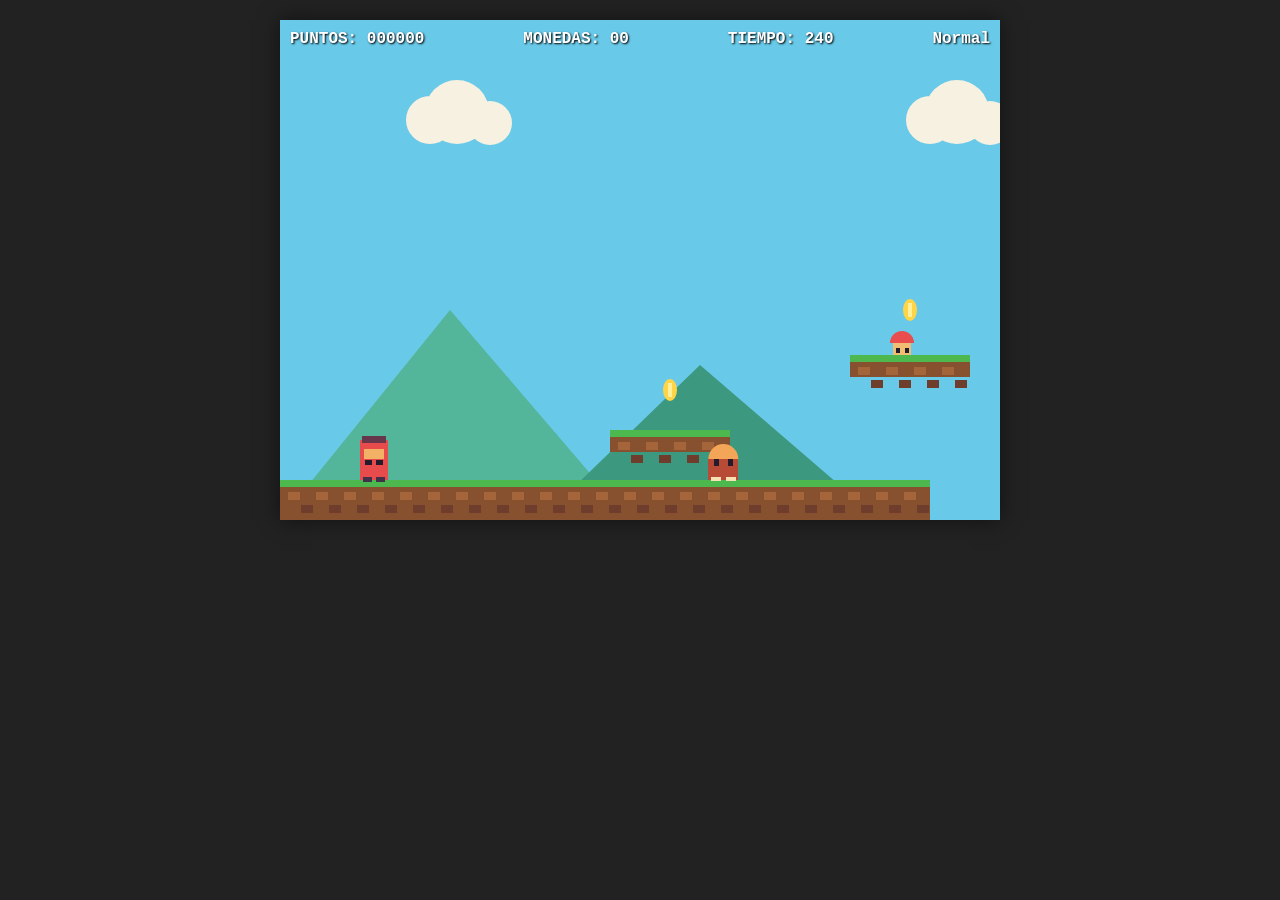
<file: Juego/juego.html>
<!DOCTYPE html>
<html lang="es">
<head>
  <meta charset="UTF-8">
  <meta name="viewport" content="width=device-width, initial-scale=1.0">
  <title>Juego de Plataformas</title>
  <style>
    body {
      margin: 0;
      background-color: #222;
      color: white;
      font-family: 'Courier New', Courier, monospace;
      display: flex;
      flex-direction: column;
      align-items: center;
      padding-top: 20px;
    }
    #game-container {
      position: relative;
      width: 720px;
      height: 500px;
      box-shadow: 0 0 20px rgba(0,0,0,0.5);
    }
    canvas {
      display: block;
      width: 100%;
      height: 100%;
      background-color: #69c9e8;
    }
    #hud {
      position: absolute;
      top: 10px;
      left: 10px;
      right: 10px;
      display: flex;
      justify-content: space-between;
      font-weight: bold;
      text-shadow: 1px 1px 2px black;
      pointer-events: none;
    }
    #message {
      position: absolute;
      top: 0; left: 0; right: 0; bottom: 0;
      background: rgba(0, 0, 0, 0.7);
      display: flex;
      justify-content: center;
      align-items: center;
      text-align: center;
      font-size: 32px;
      font-weight: bold;
    }
    #message div {
      display: flex;
      flex-direction: column;
      gap: 10px;
    }
    #message small {
      font-size: 16px;
      color: #ccc;
    }
    .hidden {
      display: none !important;
    }
  </style>
</head>
<body>

  <div id="game-container">
    <div id="hud">
      <div>PUNTOS: <span id="score">000000</span></div>
      <div>MONEDAS: <span id="coins">00</span></div>
      <div>TIEMPO: <span id="time">240</span></div>
      <div id="power-status">Sin power-up</div>
    </div>
    <canvas id="game" width="720" height="500"></canvas>
    <div id="message" class="hidden"></div>
  </div>

  <script>
    const canvas = document.querySelector('#game');
    const ctx = canvas.getContext('2d');
    ctx.imageSmoothingEnabled = false;

    const W = canvas.width, H = canvas.height;
    const keys = {};
    let game, last = 0, animation;

    addEventListener('keydown', e => {
      keys[e.key.toLowerCase()] = true;
      if (['arrowleft', 'arrowright', 'arrowup', ' '].includes(e.key.toLowerCase())) e.preventDefault();
      if (e.key.toLowerCase() === 'r') reset();
    });
    addEventListener('keyup', e => keys[e.key.toLowerCase()] = false);

    const rect = (x, y, w, h, color) => { ctx.fillStyle = color; ctx.fillRect(Math.round(x), Math.round(y), w, h); };
    const overlap = (a, b) => a.x < b.x + b.w && a.x + a.w > b.x && a.y < b.y + b.h && a.y + a.h > b.y;

    function reset() {
      game = {
        running: true, won: false, score: 0, collectedCoins: 0, time: 240, camera: 0, elapsed: 0,
        player: { x: 80, y: 390, w: 28, h: 40, vx: 0, vy: 0, grounded: false, big: false, star: 0 },
        platforms: [
          // Tramos de suelo (ahora con más agujeros)
          [0, 500, 650, 40], [750, 500, 500, 40], [1350, 500, 400, 40], [1900, 500, 600, 40], 
          [2650, 500, 500, 40], [3300, 500, 300, 40], [3800, 500, 400, 40], [4400, 500, 600, 40],
          // Plataformas flotantes reestructuradas (+40 en Y compensado por el map inferior)
          [330, 450, 120, 22], [570, 375, 120, 22], [950, 450, 120, 22], [1150, 390, 100, 22],
          [1780, 450, 80, 22], [2150, 420, 120, 22], [2350, 350, 100, 22], [2550, 420, 80, 22],
          [2900, 450, 100, 22], [3180, 440, 60, 22], [3250, 360, 60, 22], [3500, 420, 100, 22],
          [3650, 460, 50, 22], [3720, 380, 50, 22], [4000, 450, 100, 22], [4200, 370, 100, 22]
        ].map(([x,y,w,h]) => ({x, y: y - 40, w, h})), 
        
        // Monedas ubicadas para guiar los saltos
        coins: [
          [390, 370], [630, 290], [1010, 370], [1200, 310], [1820, 370], [2210, 340], 
          [2400, 270], [2590, 340], [2950, 370], [3210, 360], [3280, 280], [3675, 380], 
          [3745, 300], [4050, 370], [4250, 290]
        ].map(([x,y]) => ({x,y,r:10,taken:false})),
        
        // Más enemigos y un enemigo patrullando en una plataforma alta (2170)
        enemies: [
          [480, 430, 140], [850, 430, 100], [1050, 430, 80], [1450, 430, 150], 
          [2000, 430, 150], [2170, 350, 40], [2400, 430, 80], [2800, 430, 150], 
          [3400, 430, 80], [3900, 430, 120], [4100, 430, 80]
        ].map(([x,y,range]) => ({x,y,w:30,h:30,vx:-55,start:x,range,dead:false})),
        
        // Power-ups reposicionados a las nuevas plataformas
        powerups: [
          {x: 610, y: 311, w: 24, h: 24, type: 'mushroom', taken: false}, 
          {x: 2380, y: 286, w: 24, h: 24, type: 'star', taken: false}, 
          {x: 3530, y: 356, w: 24, h: 24, type: 'mushroom', taken: false}
        ],
        
        // Bandera movida al final del nivel ampliado
        flag: {x: 4800, y: 260, w: 20, h: 200}
      };
      document.querySelector('#message').classList.add('hidden');
      updateHud();
      cancelAnimationFrame(animation); 
      last = performance.now(); 
      animation = requestAnimationFrame(loop);
    }

    function loop(now) {
      const dt = Math.min((now - last) / 1000, .033); 
      last = now;
      if (game.running) update(dt);
      draw();
      if (game.running) animation = requestAnimationFrame(loop);
    }

    function update(dt) {
      game.elapsed += dt; 
      game.time = Math.max(0, 240 - Math.floor(game.elapsed)); // Aumentado el tiempo inicial a 240
      
      const p = game.player;
      const left = keys.arrowleft || keys.a;
      const right = keys.arrowright || keys.d;
      const speed = p.star > 0 ? 250 : 180;
      
      p.vx = left ? -speed : right ? speed : p.vx * 0.80;
      
      if ((keys[' '] || keys.arrowup || keys.w) && p.grounded) { 
        p.vy = -500; 
        p.grounded = false; 
      }
      
      p.vy += 1200 * dt; 
      p.x += p.vx * dt; 
      p.y += p.vy * dt; 
      
      resolvePlatforms(p, dt);
      
      p.x = Math.max(0, Math.min(4900, p.x)); // Límite de jugador ampliado
      if (p.y > H + 60) hurt();
      
      for (const c of game.coins) {
        if (!c.taken && overlap(p, {x: c.x - c.r, y: c.y - c.r, w: c.r * 2, h: c.r * 2})) { 
          c.taken = true; game.collectedCoins++; game.score += 100; 
        }
      }
      
      for (const item of game.powerups) {
        if (!item.taken && overlap(p, item)) { 
          item.taken = true; 
          if (item.type === 'mushroom') { p.big = true; p.h = 52; game.score += 1000; } 
          else { p.star = 8; game.score += 500; } 
        }
      }
      
      for (const e of game.enemies) {
        if (e.dead) continue; 
        e.x += e.vx * dt;
        if (Math.abs(e.x - e.start) > e.range) e.vx *= -1;
        
        if (overlap(p, e)) { 
          if (p.vy > 0 && (p.y + p.h - p.vy * dt) < e.y + 15) { 
            e.dead = true; p.vy = -350; game.score += 200; 
          } else if (p.star > 0) { 
            e.dead = true; game.score += 200; 
          } else {
            hurt(); 
          }
        }
      }
      
      if (p.star > 0) p.star = Math.max(0, p.star - dt);
      if (overlap(p, game.flag)) finish(true);
      if (game.time <= 0) finish(false, '¡Se acabó el tiempo!');
      
      game.camera += (p.x - game.camera - 360) * 0.08; 
      game.camera = Math.max(0, Math.min(4200, game.camera)); // Límite de cámara ampliado
      updateHud();
    }

    function resolvePlatforms(p, dt) {
      p.grounded = false;
      for (const b of game.platforms) {
        if (overlap(p, b)) {
          const prevBottom = (p.y - p.vy * dt) + p.h;
          if (p.vy >= 0 && prevBottom <= b.y + 15) { 
            p.y = b.y - p.h; p.vy = 0; p.grounded = true; 
          }
        }
      }
    }

    function hurt() { 
      if (game.player.big) { game.player.big = false; game.player.h = 40; game.player.y -= 12; return; } 
      finish(false, '¡Te golpearon!'); 
    }

    function finish(won, text) {
      if (!game.running) return;
      if (won) game.score += game.time * 10;
      game.running = false; game.won = won;
      const m = document.querySelector('#message');
      m.innerHTML = `<div>${text || (won ? '¡Nivel completado!' : 'Fin del juego')}<small>Puntos: ${game.score.toString().padStart(6,'0')} · Presiona R para jugar otra vez</small></div>`;
      m.classList.remove('hidden'); updateHud();
    }

    function updateHud() { 
      document.querySelector('#score').textContent = String(game.score).padStart(6,'0'); 
      document.querySelector('#coins').textContent = String(game.collectedCoins).padStart(2,'0'); 
      document.querySelector('#time').textContent = String(game.time).padStart(3,'0'); 
      document.querySelector('#power-status').textContent = game.player.big ? 'Hongo (Grande)' : game.player.star > 0 ? '¡Estrella!' : 'Normal'; 
    }

    function draw() {
      rect(0, 0, W, H, '#69c9e8'); const cam = game.camera;
      drawClouds(cam); drawHills(cam); ctx.save(); ctx.translate(-cam, 0);
      for (const b of game.platforms) { 
        rect(b.x, b.y, b.w, b.h, '#87502f'); rect(b.x, b.y, b.w, 7, '#4cb84d'); 
        for(let x = b.x + 8; x < b.x + b.w; x += 28) { rect(x, b.y + 12, 12, 8, '#a5653b'); rect(x + 13, b.y + 25, 12, 8, '#6e3d2c'); } 
      }
      for (const c of game.coins) {
        if (!c.taken) { ctx.fillStyle = '#ffd447'; ctx.beginPath(); ctx.ellipse(c.x, c.y, 7, 11, 0, 0, Math.PI*2); ctx.fill(); rect(c.x - 2, c.y - 7, 4, 14, '#fff09c'); }
      }
      for (const item of game.powerups) if (!item.taken) drawPowerup(item);
      for (const e of game.enemies) {
        if (!e.dead) { 
          rect(e.x, e.y + 8, e.w, e.h - 8, '#b84b36'); ctx.fillStyle = '#f3a657'; ctx.beginPath(); ctx.arc(e.x + 15, e.y + 9, 15, Math.PI, 0); ctx.fill(); 
          rect(e.x + 6, e.y + 9, 5, 7, '#241b2d'); rect(e.x + 20, e.y + 9, 5, 7, '#241b2d'); rect(e.x + 3, e.y + 27, 10, 4, '#f6e2b3'); rect(e.x + 18, e.y + 27, 10, 4, '#f6e2b3'); 
        }
      }
      drawFlag(); drawPlayer(); ctx.restore();
    }

    function drawPlayer() { 
      const p = game.player; const color = p.star > 0 ? (Math.floor(game.elapsed * 12) % 2 ? '#fff06a' : '#ff6b6b') : '#e84b4b'; 
      rect(p.x, p.y, p.w, p.h, color); rect(p.x + 4, p.y + 9, p.w - 8, 10, '#f3b166'); rect(p.x + 2, p.y - 4, p.w - 4, 7, '#66364a'); 
      rect(p.x + 5, p.y + 20, 7, 5, '#241b2d'); rect(p.x + p.w - 12, p.y + 20, 7, 5, '#241b2d'); rect(p.x + 3, p.y + p.h - 3, 9, 5, '#43304b'); rect(p.x + p.w - 12, p.y + p.h - 3, 9, 5, '#43304b'); 
    }

    function drawPowerup(i) { 
      if (i.type === 'mushroom') { 
        ctx.fillStyle = '#e94d4d'; ctx.beginPath(); ctx.arc(i.x + 12, i.y + 12, 12, Math.PI, 0); ctx.fill();
        rect(i.x + 3, i.y + 12, 18, 12, '#f1bd72'); rect(i.x + 6, i.y + 17, 4, 5, '#241b2d'); rect(i.x + 15, i.y + 17, 4, 5, '#241b2d'); 
      } else { 
        ctx.fillStyle = '#ffe35c'; ctx.beginPath(); 
        for(let n = 0; n < 10; n++) { let a = -Math.PI / 2 + n * Math.PI / 5, r = n % 2 ? 6 : 13; ctx.lineTo(i.x + 12 + Math.cos(a) * r, i.y + 12 + Math.sin(a) * r); } ctx.fill(); 
      } 
    }

    function drawFlag() { 
      const f = game.flag; rect(f.x, f.y, 7, f.h, '#f7f1d1'); ctx.fillStyle = '#f05a55';
      ctx.beginPath(); ctx.moveTo(f.x + 7, f.y + 8); ctx.lineTo(f.x + 55, f.y + 25); ctx.lineTo(f.x + 7, f.y + 42); ctx.fill(); 
    }

    function drawClouds(cam) { 
      // Se añadieron más nubes para cubrir el nuevo tamaño del mapa
      for(const x of [150, 650, 1220, 1900, 2600, 3200, 3900, 4600]) { 
        const px = x - cam * 0.25; ctx.fillStyle = '#f7f1e1'; 
        ctx.beginPath(); ctx.arc(px, 100, 24, 0, Math.PI * 2); ctx.arc(px + 27, 92, 32, 0, Math.PI * 2); ctx.arc(px + 60, 103, 22, 0, Math.PI * 2); ctx.fill(); 
      } 
    }

    function drawHills(cam) { 
      // Se añadieron más montañas para cubrir el nuevo tamaño del mapa
      for(const x of [0, 850, 1800, 2750, 3700, 4600]) { 
        const px = x - cam * 0.5; ctx.fillStyle = '#53b69a'; ctx.beginPath(); ctx.moveTo(px, 500); ctx.lineTo(px + 170, 290); ctx.lineTo(px + 350, 500); ctx.fill();
        ctx.fillStyle = '#3c987e'; ctx.beginPath(); ctx.moveTo(px + 260, 500); ctx.lineTo(px + 420, 345); ctx.lineTo(px + 600, 500); ctx.fill(); 
      } 
    }

    reset();
  </script>
</body>
</html>
</file>
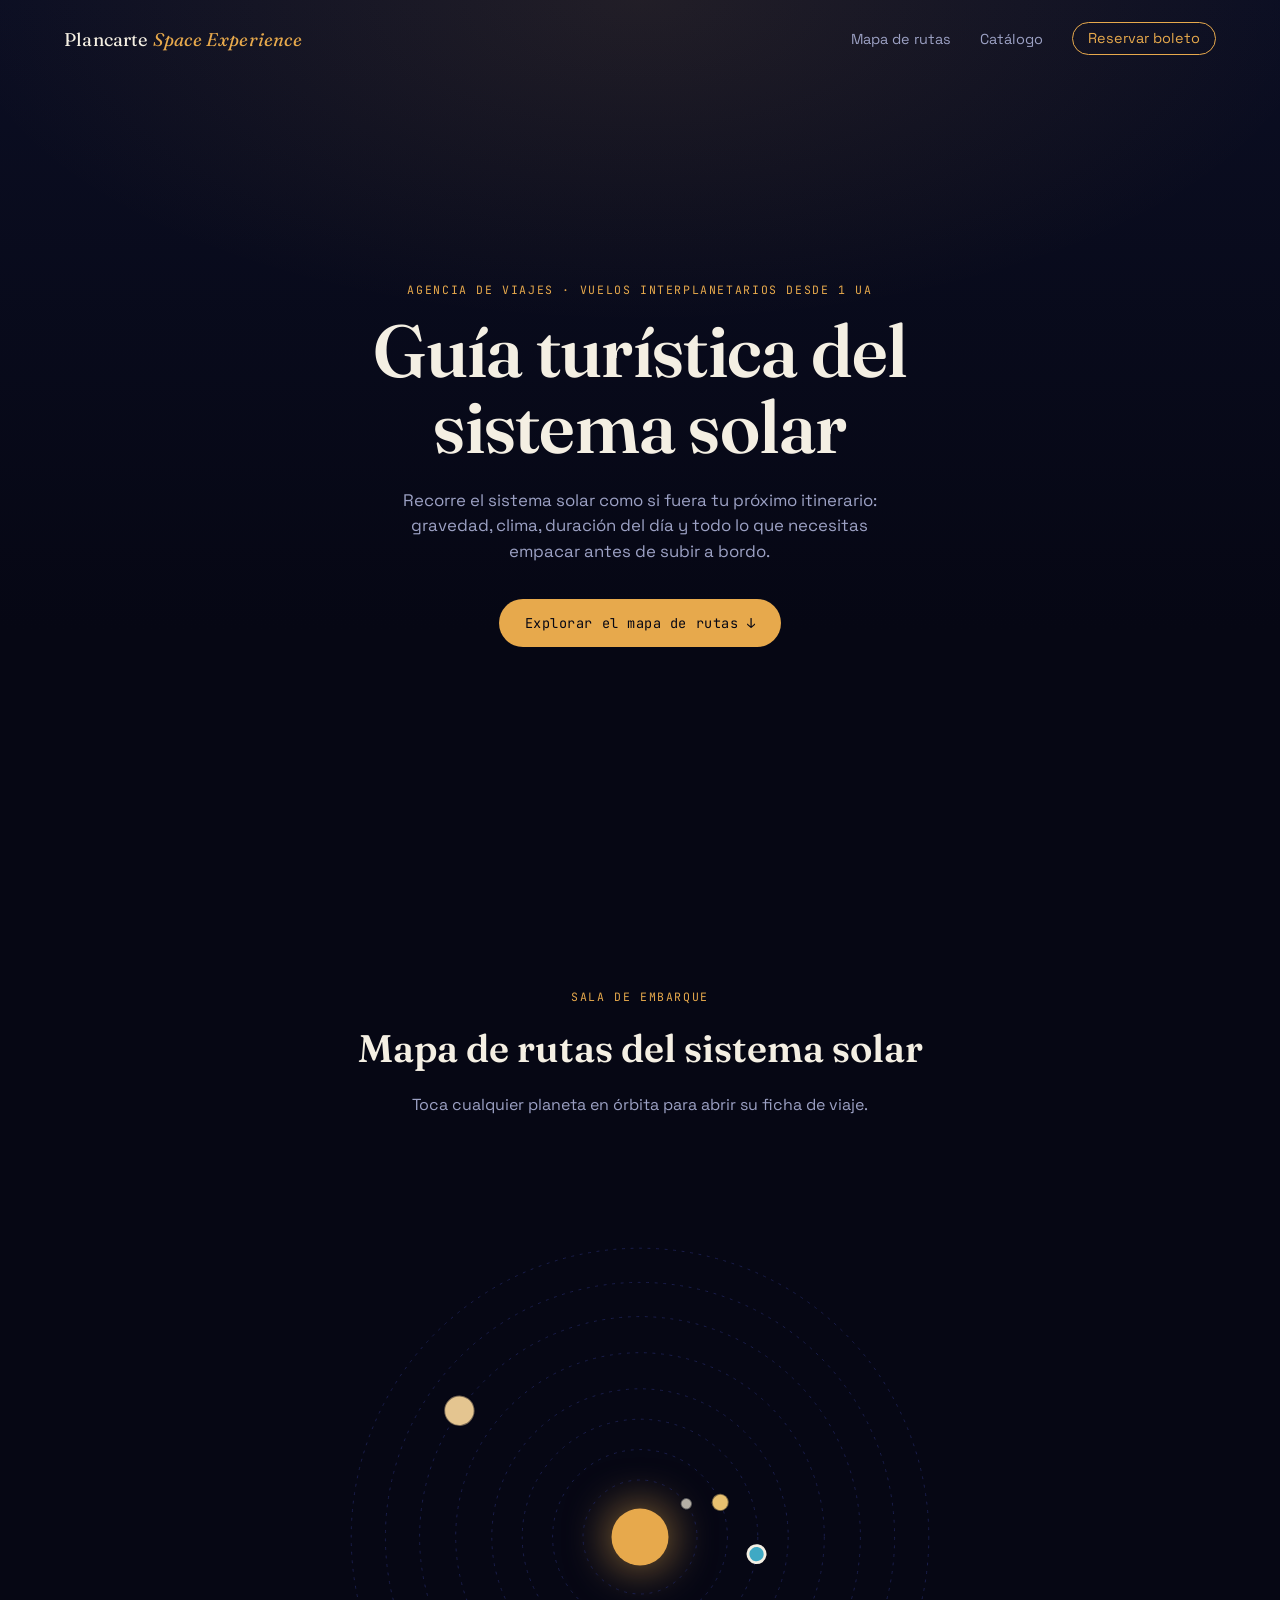
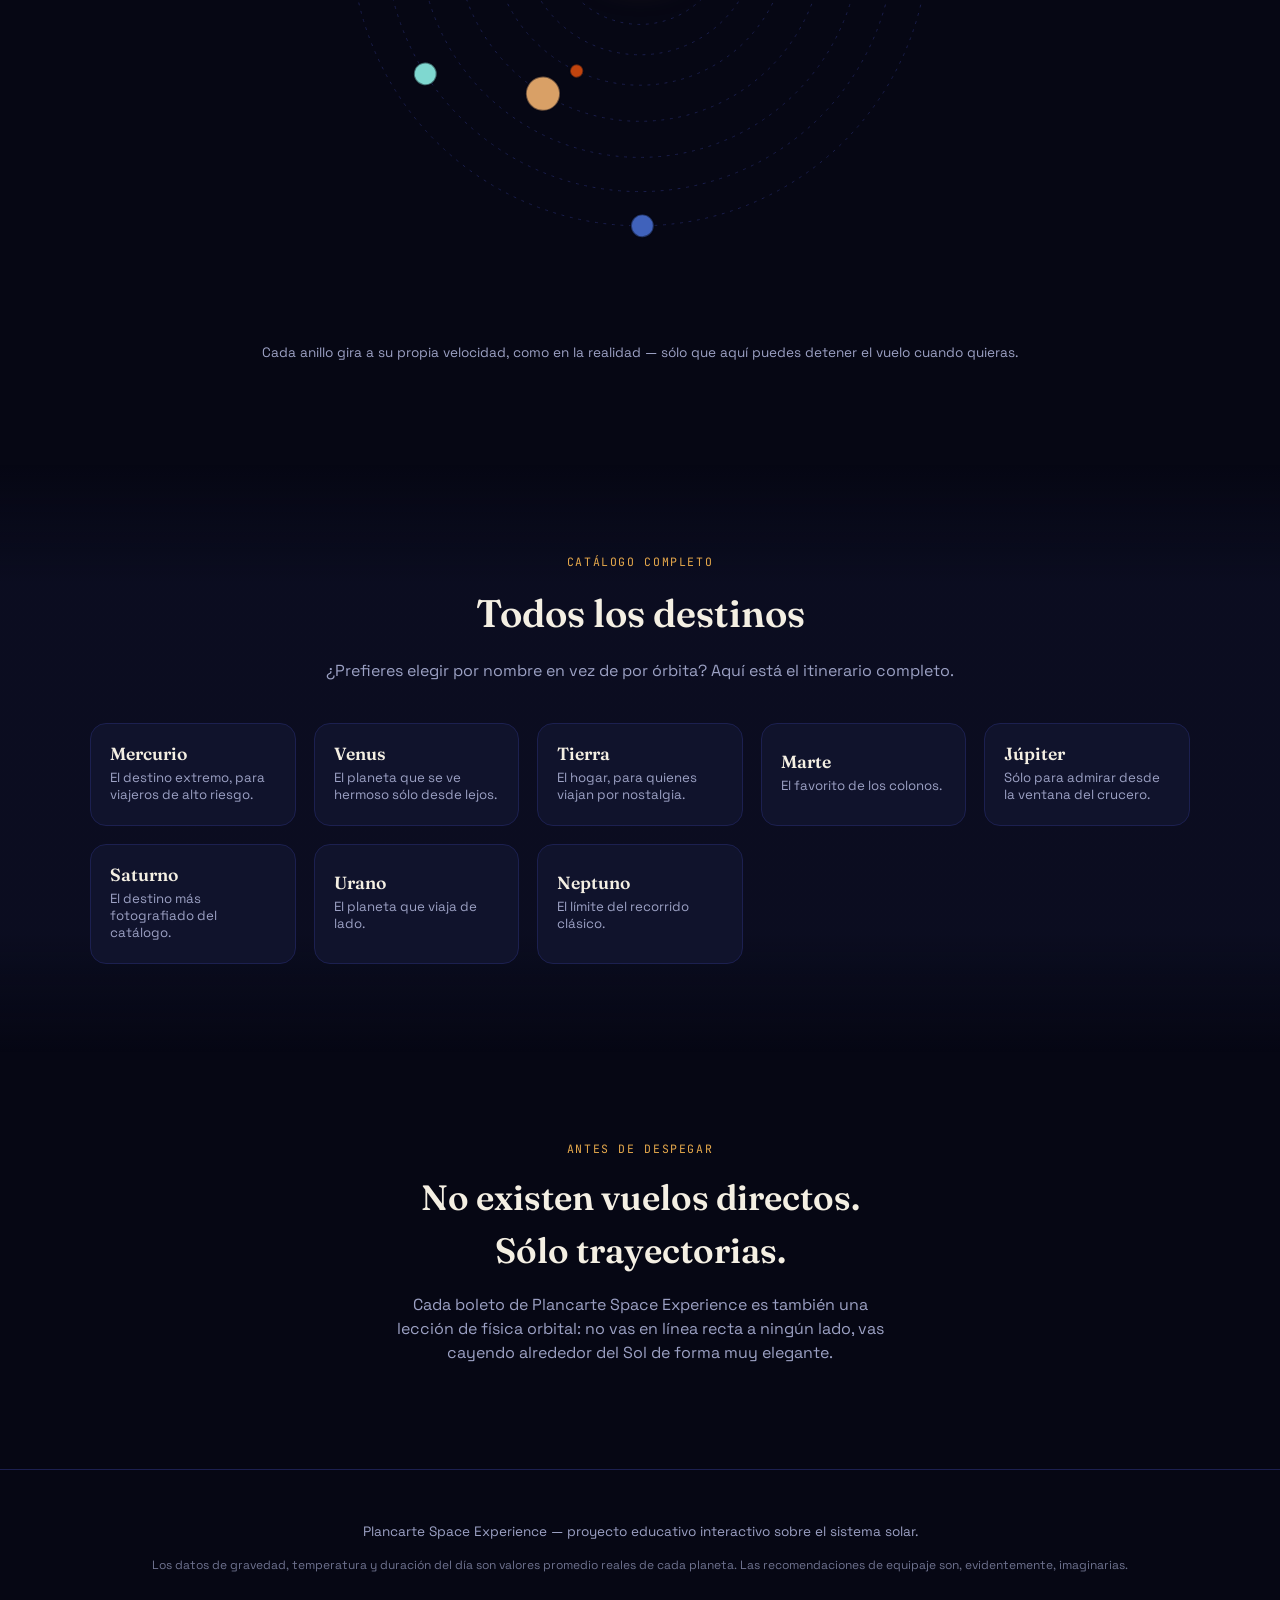
<file: Prueba 2/Html.html>
<!DOCTYPE html>
<html lang="es">
<head>
<meta charset="UTF-8">
<meta name="viewport" content="width=device-width, initial-scale=1.0">
<title>Plancarte Space Experience — Agencia de viajes interplanetaria</title>
<link rel="preconnect" href="https://fonts.googleapis.com">
<link href="https://fonts.googleapis.com/css2?family=Fraunces:ital,opsz,wght@0,9..144,300;0,9..144,500;0,9..144,600;0,9..144,700;1,9..144,500&family=Space+Grotesk:wght@400;500;600;700&family=JetBrains+Mono:wght@400;500;700&display=swap" rel="stylesheet">
<!-- Librería para vistas 360° -->
<script src="https://aframe.io/releases/1.4.0/aframe.min.js"></script>
<style>
/* ===========================================================
   Plancarte Space Experience — hoja de estilos
   Paleta: vacío #060714 · panel #10143093 · dorado #E7A94C
           coral #E1573B · cian #6FD6C6 · papel #F4EFE3
   =========================================================== */

:root{
  --void: #060714;
  --void-soft: #0B0E23;
  --panel: #10132c;
  --panel-edge: #1c2050;
  --gold: #E7A94C;
  --coral: #E1573B;
  --cyan: #6FD6C6;
  --paper: #F4EFE3;
  --muted: #9CA1C4;

  --display: 'Fraunces', serif;
  --body: 'Space Grotesk', sans-serif;
  --mono: 'JetBrains Mono', monospace;
}

*{ box-sizing: border-box; }

html{ scroll-behavior: smooth; }

body{
  margin:0;
  background: var(--void);
  color: var(--paper);
  font-family: var(--body);
  line-height: 1.5;
  -webkit-font-smoothing: antialiased;
  overflow-x: hidden;
}

@media (prefers-reduced-motion: reduce){
  html{ scroll-behavior: auto; }
  *{ animation-duration: 0.001ms !important; animation-iteration-count: 1 !important; transition-duration: 0.001ms !important; }
}

a{ color: inherit; }

:focus-visible{
  outline: 2px solid var(--gold);
  outline-offset: 3px;
}

.eyebrow{
  display:block;
  font-family: var(--mono);
  font-size: 0.72rem;
  letter-spacing: 0.14em;
  text-transform: uppercase;
  color: var(--gold);
  margin-bottom: 0.9rem;
}

h1,h2,h3{
  font-family: var(--display);
  font-weight: 600;
  margin: 0;
}

/* ---------- starfield ---------- */
.stars{
  position: fixed;
  inset: 0;
  z-index: -1;
  background-image:
    radial-gradient(1.5px 1.5px at 20% 30%, rgba(244,239,227,0.9), transparent),
    radial-gradient(1.5px 1.5px at 65% 15%, rgba(244,239,227,0.7), transparent),
    radial-gradient(1px 1px at 80% 60%, rgba(244,239,227,0.6), transparent),
    radial-gradient(1.5px 1.5px at 40% 80%, rgba(244,239,227,0.8), transparent),
    radial-gradient(1px 1px at 90% 85%, rgba(244,239,227,0.5), transparent),
    radial-gradient(1.5px 1.5px at 10% 65%, rgba(244,239,227,0.6), transparent),
    radial-gradient(1px 1px at 55% 45%, rgba(244,239,227,0.5), transparent);
  background-repeat: repeat;
  background-size: 600px 600px;
}

/* ---------- hero / nav ---------- */
.hero{
  min-height: 100vh;
  display:flex;
  flex-direction: column;
  padding: 1.6rem clamp(1.2rem, 5vw, 4rem);
  background:
    radial-gradient(ellipse 90% 60% at 50% 0%, rgba(231,169,76,0.10), transparent 60%),
    linear-gradient(180deg, var(--void-soft), var(--void) 70%);
}

.topnav{
  display:flex;
  align-items:center;
  justify-content: space-between;
  flex-wrap: wrap;
  gap: 1rem;
}

.brand{
  font-family: var(--display);
  font-size: 1.15rem;
  letter-spacing: 0.01em;
}
.brand em{ font-style: italic; color: var(--gold); }

.topnav ul{
  list-style:none;
  display:flex;
  gap: 1.8rem;
  margin:0; padding:0;
  font-size: 0.9rem;
}
.topnav a{ text-decoration:none; color: var(--muted); transition: color .2s; }
.topnav a:hover{ color: var(--paper); }
.nav-cta{
  border: 1px solid var(--gold);
  border-radius: 999px;
  padding: 0.4rem 0.95rem;
  color: var(--gold) !important;
}
.nav-cta:hover{ background: var(--gold); color: var(--void) !important; }

.hero-content{
  flex: 1;
  display:flex;
  flex-direction: column;
  justify-content: center;
  max-width: 780px;
  margin: 0 auto;
  text-align:center;
  padding: 3rem 0;
}

.hero-content h1{
  font-size: clamp(2.4rem, 7vw, 4.6rem);
  line-height: 1.04;
  letter-spacing: -0.01em;
}

.hero-sub{
  color: var(--muted);
  font-size: 1.05rem;
  max-width: 46ch;
  margin: 1.4rem auto 2.2rem;
}

.cta{
  display:inline-block;
  align-self:center;
  text-decoration:none;
  font-family: var(--mono);
  font-size: 0.85rem;
  letter-spacing: 0.04em;
  color: var(--void);
  background: var(--gold);
  padding: 0.85rem 1.6rem;
  border-radius: 999px;
  transition: transform .2s ease, box-shadow .2s ease;
}
.cta:hover{ transform: translateY(-2px); box-shadow: 0 10px 24px rgba(231,169,76,0.25); }

/* ---------- section head ---------- */
.section-head{
  max-width: 640px;
  margin: 0 auto 2.5rem;
  text-align:center;
}
.section-head h2{
  font-size: clamp(1.7rem, 4vw, 2.4rem);
  margin-bottom: 0.7rem;
}
.section-head p{ color: var(--muted); }

main{ position: relative; z-index: 1; }

section{ padding: 5.5rem clamp(1.2rem, 5vw, 4rem); }

/* ---------- orbit map ---------- */
.orbit-section{ text-align:center; }

.orbit-wrap{ max-width: 760px; margin: 0 auto; }

.orbit-map{ width: 100%; height:auto; overflow: visible; }

.sun{
  fill: var(--gold);
  filter: drop-shadow(0 0 24px rgba(231,169,76,0.75));
}

.orbit-ring{
  fill:none;
  stroke: var(--panel-edge);
  stroke-width: 1;
  stroke-dasharray: 3 6;
}

.planet-orbit-group{ transform-origin: 400px 400px; animation: spin linear infinite; }
@keyframes spin{ to{ transform: rotate(360deg); } }

.planet{
  cursor: pointer;
  stroke: rgba(6,7,20,0.5);
  stroke-width: 2;
  transition: r 0.15s ease, filter .2s ease;
}
.planet:hover, .planet:focus-visible{
  filter: drop-shadow(0 0 10px currentColor);
}
.planet.is-active{
  stroke: var(--paper);
  stroke-width: 3;
}

.orbit-hint{
  color: var(--muted);
  font-size: 0.85rem;
  margin-top: 1.2rem;
}

/* ---------- boarding pass ---------- */
.boarding-section{ padding-top: 1rem; }

.boarding-pass{
  max-width: 880px;
  margin: 0 auto;
  display:grid;
  grid-template-columns: 120px 1fr;
  background: var(--panel);
  border: 1px solid var(--panel-edge);
  border-radius: 22px;
  overflow: hidden;
  box-shadow: 0 30px 60px rgba(0,0,0,0.35);
}

.pass-stub{
  position: relative;
  display:flex;
  align-items:center;
  justify-content:center;
  background: var(--planet-color, var(--gold));
  color: var(--void);
}
.pass-stub span{
  writing-mode: vertical-rl;
  transform: rotate(180deg);
  font-family: var(--mono);
  letter-spacing: 0.18em;
  font-size: 0.75rem;
  text-transform: uppercase;
}

.pass-perforation{
  position:absolute;
  right: -12px;
  top:0; bottom:0;
  width: 24px;
  background-image: radial-gradient(circle, var(--void) 6px, transparent 7px);
  background-size: 24px 24px;
  background-position: center;
}
.pass-perforation::before,
.pass-perforation::after{
  content:"";
  position:absolute;
  left: 6px;
  width: 24px; height: 24px;
  border-radius: 50%;
  background: var(--void);
}
.pass-perforation::before{ top: -12px; }
.pass-perforation::after{ bottom: -12px; }

.pass-main{ padding: 2.4rem clamp(1.4rem, 4vw, 2.8rem); }

.pass-top{
  display:flex;
  align-items: baseline;
  justify-content: space-between;
  flex-wrap: wrap;
  gap: 0.6rem;
  border-bottom: 1px dashed var(--panel-edge);
  padding-bottom: 1.2rem;
  margin-bottom: 1.6rem;
}
.pass-top h3{
  font-size: 1.9rem;
  color: var(--planet-color, var(--gold));
}
.pass-tagline{ color: var(--muted); font-size: 0.95rem; max-width: 34ch; }
.pass-ref{
  font-family: var(--mono);
  font-size: 0.75rem;
  color: var(--muted);
  text-align:right;
}

.pass-stats{
  display:grid;
  grid-template-columns: repeat(3, 1fr);
  gap: 1rem;
  margin-bottom: 2rem;
}
.stat{
  background: var(--void-soft);
  border: 1px solid var(--panel-edge);
  border-radius: 12px;
  padding: 0.9rem 1rem;
}
.stat-label{
  display:block;
  font-family: var(--mono);
  font-size: 0.68rem;
  letter-spacing: 0.08em;
  text-transform: uppercase;
  color: var(--muted);
  margin-bottom: 0.35rem;
}
.stat-value{
  font-family: var(--mono);
  font-size: 1.02rem;
  color: var(--paper);
}

.pass-lists{
  display:grid;
  grid-template-columns: repeat(3, 1fr);
  gap: 1.6rem;
  margin-bottom: 2rem; /* Espacio para el botón 360 */
}
.pass-lists h4{
  font-family: var(--body);
  font-size: 0.82rem;
  letter-spacing: 0.04em;
  text-transform: uppercase;
  color: var(--cyan);
  margin: 0 0 0.5rem;
}
.pass-lists p{
  margin:0;
  color: var(--muted);
  font-size: 0.92rem;
}
.pass-lists .alert p{ color: var(--coral); }

/* ---------- Botón 360 ---------- */
.btn-360{
  width: 100%;
  background: transparent;
  color: var(--cyan);
  border: 1px solid var(--cyan);
  padding: 1rem;
  border-radius: 12px;
  font-family: var(--mono);
  font-size: 0.9rem;
  text-transform: uppercase;
  letter-spacing: 0.1em;
  cursor: pointer;
  transition: all 0.2s ease;
}
.btn-360:hover{
  background: var(--cyan);
  color: var(--void);
  box-shadow: 0 0 20px rgba(111, 214, 198, 0.4);
}

/* ---------- Modal 360 ---------- */
.modal-360 {
  position: fixed;
  inset: 0;
  z-index: 9999;
  background: #000;
  display: none; /* Oculto por defecto */
}
.modal-360.is-open {
  display: block;
}
.close-360 {
  position: absolute;
  top: 30px;
  right: 30px;
  z-index: 10000;
  background: var(--coral);
  color: var(--void);
  border: none;
  padding: 0.8rem 1.5rem;
  font-family: var(--mono);
  font-weight: bold;
  border-radius: 999px;
  cursor: pointer;
  box-shadow: 0 4px 15px rgba(225, 87, 59, 0.4);
  transition: transform 0.2s;
}
.close-360:hover {
  transform: scale(1.05);
}

@media (max-width: 640px){
  .boarding-pass{ grid-template-columns: 1fr; }
  .pass-stub{ padding: 0.6rem 0; }
  .pass-stub span{ writing-mode: horizontal-tb; transform:none; }
  .pass-perforation{ display:none; }
  .pass-stats, .pass-lists{ grid-template-columns: 1fr; }
}

/* ---------- catalog / postcards ---------- */
.catalog{ background: linear-gradient(180deg, transparent, rgba(16,19,44,0.5) 20%, rgba(16,19,44,0.5) 80%, transparent); }

.postcards{
  display:grid;
  grid-template-columns: repeat(auto-fit, minmax(190px, 1fr));
  gap: 1.1rem;
  max-width: 1100px;
  margin: 0 auto;
}

.postcard{
  text-align:left;
  cursor:pointer;
  background: var(--panel);
  border: 1px solid var(--panel-edge);
  border-radius: 16px;
  padding: 1.2rem 1.2rem 1.4rem;
  color: inherit;
  font-family: inherit;
  transition: transform .2s ease, border-color .2s ease;
}
.postcard:hover{ transform: translateY(-4px); border-color: var(--planet-color); }

.postcard-dot{
  width: 30px; height: 30px;
  border-radius: 50%;
  background: var(--planet-color);
  margin-bottom: 1rem;
}
.postcard h3{
  font-size: 1.1rem;
  margin-bottom: 0.3rem;
  color: var(--paper);
}
.postcard p{
  margin:0;
  font-size: 0.83rem;
  color: var(--muted);
}

/* ---------- closing ---------- */
.closing{
  text-align:center;
  max-width: 640px;
  margin: 0 auto;
}
.closing h2{ font-size: clamp(1.6rem, 4vw, 2.2rem); margin-bottom: 1rem; }
.closing p{ color: var(--muted); }

/* ---------- footer ---------- */
.site-footer{
  padding: 2.4rem clamp(1.2rem, 5vw, 4rem) 3rem;
  border-top: 1px solid var(--panel-edge);
  text-align:center;
  color: var(--muted);
  font-size: 0.85rem;
}
.fine-print{ font-size: 0.75rem; opacity: 0.7; margin-top: 0.4rem; }

</style>
</head>
<body>

<!-- Visor 360 Oculto -->
<div id="modal360" class="modal-360">
  <button class="close-360" onclick="cerrar360()">Volver al mapa orbital ✖</button>
  <!-- Escena A-Frame -->
  <a-scene embedded style="height: 100vh; width: 100vw;" vr-mode-ui="enabled: false">
    <a-sky id="sky360" src="" rotation="0 -130 0"></a-sky>
    <!-- Controles para arrastrar con el mouse en PC o mover celular -->
    <a-camera position="0 0 0" look-controls="reverseMouseDrag: true"></a-camera>
  </a-scene>
</div>

<div class="stars" aria-hidden="true"></div>

<header class="hero">
  <nav class="topnav">
    <span class="brand">Plancarte <em>Space Experience</em></span>
    <ul>
      <li><a href="#mapa">Mapa de rutas</a></li>
      <li><a href="#catalogo">Catálogo</a></li>
      <li><a href="#reservar" class="nav-cta">Reservar boleto</a></li>
    </ul>
  </nav>

  <div class="hero-content">
    <span class="eyebrow">Agencia de viajes · Vuelos interplanetarios desde 1 UA</span>
    <h1>Guía turística del<br>sistema solar</h1>
    <p class="hero-sub">Recorre el sistema solar como si fuera tu próximo itinerario: gravedad, clima, duración del día y todo lo que necesitas empacar antes de subir a bordo.</p>
    <a href="#mapa" class="cta">Explorar el mapa de rutas ↓</a>
  </div>
</header>

<main>
  <section id="mapa" class="orbit-section">
    <div class="section-head">
      <span class="eyebrow">Sala de embarque</span>
      <h2>Mapa de rutas del sistema solar</h2>
      <p>Toca cualquier planeta en órbita para abrir su ficha de viaje.</p>
    </div>

    <div class="orbit-wrap">
      <svg class="orbit-map" viewBox="0 0 800 800" role="group" aria-label="Mapa orbital interactivo de los planetas">
        <circle class="sun" cx="400" cy="400" r="30"></circle>
        <!-- los anillos y planetas se generan en script.js -->
        <g id="orbits"></g>
      </svg>
      <p class="orbit-hint">Cada anillo gira a su propia velocidad, como en la realidad — sólo que aquí puedes detener el vuelo cuando quieras.</p>
    </div>
  </section>

  <section id="ficha" class="boarding-section" hidden>
    <div class="boarding-pass" id="boardingPass">
      <!-- contenido generado por script.js -->
    </div>
  </section>

  <section id="catalogo" class="catalog">
    <div class="section-head">
      <span class="eyebrow">Catálogo completo</span>
      <h2>Todos los destinos</h2>
      <p>¿Prefieres elegir por nombre en vez de por órbita? Aquí está el itinerario completo.</p>
    </div>
    <div class="postcards" id="postcards">
      <!-- tarjetas generadas por script.js -->
    </div>
  </section>

  <section id="reservar" class="closing">
    <span class="eyebrow">Antes de despegar</span>
    <h2>No existen vuelos directos. Sólo trayectorias.</h2>
    <p>Cada boleto de Plancarte Space Experience es también una lección de física orbital: no vas en línea recta a ningún lado, vas cayendo alrededor del Sol de forma muy elegante.</p>
  </section>

</main>

<footer class="site-footer">
  <p>Plancarte Space Experience — proyecto educativo interactivo sobre el sistema solar.</p>
  <p class="fine-print">Los datos de gravedad, temperatura y duración del día son valores promedio reales de cada planeta. Las recomendaciones de equipaje son, evidentemente, imaginarias.</p>
</footer>

<script>
// ===========================================================
// Plancarte Space Experience
// Agregado parámetro 'img360' con URLs de texturas de ejemplo
// ===========================================================

const PLANETS = [
  {
    id: "mercurio",
    nombre: "Mercurio",
    tagline: "El destino extremo, para viajeros de alto riesgo.",
    color: "#B5B0A6",
    orbitRadius: 60,
    orbitSeconds: 8,
    planetRadius: 6,
    gravedad: "3.7 m/s² (38% de la Tierra)",
    temperatura: "-180°C de noche · 430°C de día",
    diaSolar: "176 días terrestres",
    llevar: "Traje térmico reversible, protector solar industrial y un reloj muy paciente: el día dura casi dos años terrestres.",
    ver: "La Cuenca Caloris, uno de los cráteres de impacto más grandes del sistema solar, y los llamados 'puntos calientes' donde el Sol parece detenerse en el cielo.",
    clima: "Sin atmósfera que amortigüe el viento solar. Evita el lado diurno del planeta en todo momento.",
    img360: "img/Mercurio.jpg" // Cambiar por textura local
  },
  {
    id: "venus",
    nombre: "Venus",
    tagline: "El planeta que se ve hermoso sólo desde lejos.",
    color: "#E8C170",
    orbitRadius: 92,
    orbitSeconds: 12,
    planetRadius: 9,
    gravedad: "8.87 m/s² (90% de la Tierra)",
    temperatura: "464°C constantes, día y noche",
    diaSolar: "243 días terrestres (rotación retrógrada)",
    llevar: "Traje presurizado anticorrosivo — la atmósfera es en gran parte ácido sulfúrico — y nada inflamable.",
    ver: "Los volcanes de Maat Mons y el mar de nubes doradas, mejor apreciado en órbita que a pie de superficie.",
    clima: "Presión atmosférica 90 veces la terrestre. Destino recomendado sólo para sondas y visitantes muy bien blindados.",
    img360: "img/Venus.jpg" // Cambiar por textura local
  },
  {
    id: "tierra",
    nombre: "Tierra",
    tagline: "El hogar, para quienes viajan por nostalgia.",
    color: "#3FA9C4",
    orbitRadius: 124,
    orbitSeconds: 16,
    planetRadius: 9,
    gravedad: "9.8 m/s² (referencia del catálogo)",
    temperatura: "15°C de promedio, clima muy variado",
    diaSolar: "24 horas",
    llevar: "Lo de siempre. Aprovecha la escala para dejar cargado el equipaje que no necesitarás en el resto del viaje.",
    ver: "El único destino del catálogo con océanos líquidos confirmados y una atmósfera respirable sin traje.",
    clima: "Protegido por una magnetosfera activa. El destino más seguro del itinerario.",
    img360: "img/Tierra.jpg" // Cambiar por textura local
  },
  {
    id: "marte",
    nombre: "Marte",
    tagline: "El favorito de los colonos.",
    color: "#C1440E",
    orbitRadius: 156,
    orbitSeconds: 20,
    planetRadius: 7,
    gravedad: "3.71 m/s² (38% de la Tierra)",
    temperatura: "-63°C de promedio (de -140°C a 20°C)",
    diaSolar: "24 h 37 min",
    llevar: "Traje presurizado, filtro para tormentas de polvo y humectante — el aire es prácticamente 100% seco.",
    ver: "Valles Marineris, un cañón cuatro veces más grande que el Gran Cañón, y el Olympus Mons, la montaña más alta del sistema solar.",
    clima: "Tormentas de polvo globales ocasionales. Consulta el pronóstico antes de salir de la cúpula habitacional.",
    img360: "img/Marte.jpg" // Cambiar por textura local
  },
  {
    id: "jupiter",
    nombre: "Júpiter",
    tagline: "Sólo para admirar desde la ventana del crucero.",
    color: "#D9A066",
    orbitRadius: 194,
    orbitSeconds: 26,
    planetRadius: 18,
    gravedad: "24.79 m/s² (2.5 veces la Tierra)",
    temperatura: "-110°C en las nubes superiores",
    diaSolar: "9 h 56 min — el más corto del sistema",
    llevar: "Nada: no hay superficie donde aterrizar. Reserva un camarote en el crucero orbital.",
    ver: "La Gran Mancha Roja, una tormenta más grande que la Tierra y activa desde hace siglos.",
    clima: "Cinturones de radiación intensísimos. Los cruceros deben mantener distancia de seguridad constante.",
    img360: "img/Jupiter.jpg" // Cambiar por textura local
  },
  {
    id: "saturno",
    nombre: "Saturno",
    tagline: "El destino más fotografiado del catálogo.",
    color: "#E4C590",
    orbitRadius: 232,
    orbitSeconds: 32,
    planetRadius: 16,
    gravedad: "10.44 m/s² (1.07 veces la Tierra)",
    temperatura: "-140°C",
    diaSolar: "10 h 33 min",
    llevar: "Una cámara con buen zoom: los anillos se aprecian mejor desde alguna de sus lunas.",
    ver: "Sus siete anillos principales de hielo y roca, y Titán, la única luna del sistema con lagos líquidos en su superficie.",
    clima: "Vientos de hasta 1,800 km/h en la atmósfera superior. Mantén el crucero bien anclado.",
    img360: "img/Saturno.jpg" // Cambiar por textura local
  },
  {
    id: "urano",
    nombre: "Urano",
    tagline: "El planeta que viaja de lado.",
    color: "#7FD8D0",
    orbitRadius: 268,
    orbitSeconds: 38,
    planetRadius: 12,
    gravedad: "8.69 m/s² (0.89 veces la Tierra)",
    temperatura: "-195°C, el más frío del sistema",
    diaSolar: "17 h 14 min, con estaciones de 21 años cada una",
    llevar: "Abrigo criogénico y mucha paciencia: cada estación del año dura dos décadas.",
    ver: "Sus tenues anillos verticales y auroras que no coinciden con sus polos, por la inclinación de 98° del planeta.",
    clima: "Campo magnético inclinado 59° respecto al eje de rotación. La brújula, aquí, no sirve de nada.",
    img360: "img/Urano.jpg" // Cambiar por textura local
  },
  {
    id: "neptuno",
    nombre: "Neptuno",
    tagline: "El límite del recorrido clásico.",
    color: "#4062BB",
    orbitRadius: 304,
    orbitSeconds: 44,
    planetRadius: 12,
    gravedad: "11.15 m/s² (1.14 veces la Tierra)",
    temperatura: "-200°C",
    diaSolar: "16 h 6 min",
    llevar: "Anclaje reforzado: aquí soplan los vientos más rápidos del sistema, hasta 2,100 km/h.",
    ver: "La Gran Mancha Oscura, una tormenta gigante que aparece y desaparece con el paso de los años.",
    clima: "Vientos extremos constantes. Vuelo turístico únicamente — sin descensos programados.",
    img360: "img/Neptuno.jpg" // Cambiar por textura local
  }
];

const orbitsGroup = document.getElementById("orbits");
const postcardsWrap = document.getElementById("postcards");
const boardingSection = document.getElementById("ficha");
const boardingPass = document.getElementById("boardingPass");

// --- Funciones para abrir y cerrar la vista 360 ---
function abrir360(url) {
  const modal = document.getElementById("modal360");
  const sky = document.getElementById("sky360");
  
  // Asignamos la imagen correspondiente al destino
  sky.setAttribute("src", url);
  
  // Mostramos el modal y bloqueamos el scroll del fondo
  modal.classList.add("is-open");
  document.body.style.overflow = "hidden"; 
}

function cerrar360() {
  const modal = document.getElementById("modal360");
  
  // Ocultamos el modal y reactivamos el scroll
  modal.classList.remove("is-open");
  document.body.style.overflow = ""; 
}

// --- construir el mapa orbital (SVG) ---
PLANETS.forEach(p => {
  const ring = document.createElementNS("http://www.w3.org/2000/svg", "circle");
  ring.setAttribute("class", "orbit-ring");
  ring.setAttribute("cx", 400);
  ring.setAttribute("cy", 400);
  ring.setAttribute("r", p.orbitRadius);
  orbitsGroup.appendChild(ring);

  const group = document.createElementNS("http://www.w3.org/2000/svg", "g");
  group.setAttribute("class", "planet-orbit-group");
  group.style.animationDuration = p.orbitSeconds + "s";
  // cada planeta arranca en un ángulo distinto para que no salgan alineados
  group.style.transform = `rotate(${Math.random() * 360}deg)`;

  const planet = document.createElementNS("http://www.w3.org/2000/svg", "circle");
  planet.setAttribute("class", "planet");
  planet.setAttribute("cx", 400);
  planet.setAttribute("cy", 400 - p.orbitRadius);
  planet.setAttribute("r", p.planetRadius);
  planet.setAttribute("fill", p.color);
  planet.style.color = p.color;
  planet.setAttribute("tabindex", "0");
  planet.setAttribute("role", "button");
  planet.setAttribute("aria-label", "Ver ficha de viaje: " + p.nombre);
  planet.dataset.id = p.id;

  planet.addEventListener("click", () => selectPlanet(p.id));
  planet.addEventListener("keydown", e => {
    if (e.key === "Enter" || e.key === " ") { e.preventDefault(); selectPlanet(p.id); }
  });

  group.appendChild(planet);
  orbitsGroup.appendChild(group);
});

// --- construir el catálogo de postales ---
PLANETS.forEach(p => {
  const card = document.createElement("button");
  card.className = "postcard";
  card.style.setProperty("--planet-color", p.color);
  card.innerHTML = `
    <span class="postcard-dot"></span>
    <h3>${p.nombre}</h3>
    <p>${p.tagline}</p>
  `;
  card.addEventListener("click", () => selectPlanet(p.id));
  postcardsWrap.appendChild(card);
});

// --- seleccionar un planeta: pintar la tarjeta de embarque ---
function selectPlanet(id) {
  const p = PLANETS.find(pl => pl.id === id);
  if (!p) return;

  document.querySelectorAll(".planet").forEach(el => {
    el.classList.toggle("is-active", el.dataset.id === id);
  });

  boardingPass.style.setProperty("--planet-color", p.color);
  boardingPass.innerHTML = `
    <div class="pass-stub" style="--planet-color:${p.color}">
      <span>Boleto · ${p.nombre}</span>
      <div class="pass-perforation"></div>
    </div>
    <div class="pass-main">
      <div class="pass-top">
        <div>
          <h3>${p.nombre}</h3>
          <p class="pass-tagline">${p.tagline}</p>
        </div>
        <div class="pass-ref">
          PLANCARTE·SPACE<br>
          RUTA-${p.id.toUpperCase()}
        </div>
      </div>

      <div class="pass-stats">
        <div class="stat">
          <span class="stat-label">Gravedad</span>
          <span class="stat-value">${p.gravedad}</span>
        </div>
        <div class="stat">
          <span class="stat-label">Temperatura</span>
          <span class="stat-value">${p.temperatura}</span>
        </div>
        <div class="stat">
          <span class="stat-label">Duración del día</span>
          <span class="stat-value">${p.diaSolar}</span>
        </div>
      </div>

      <div class="pass-lists">
        <div>
          <h4>Qué llevar</h4>
          <p>${p.llevar}</p>
        </div>
        <div>
          <h4>Qué ver</h4>
          <p>${p.ver}</p>
        </div>
        <div class="alert">
          <h4>Clima espacial</h4>
          <p>${p.clima}</p>
        </div>
      </div>
      
      <!-- Botón para lanzar la vista 360 -->
      <button class="btn-360" onclick="abrir360('${p.img360}')">
        Descubrir ${p.nombre} en 360° 🔭
      </button>

    </div>
  `;

  boardingSection.hidden = false;
  boardingSection.scrollIntoView({ behavior: "smooth", block: "center" });
}

// destino de bienvenida: la Tierra, para orientar al viajero
selectPlanet("tierra");
boardingSection.hidden = true; // pero no se muestra hasta que el usuario elija algo

</script>
</body>
</html>
</file>
